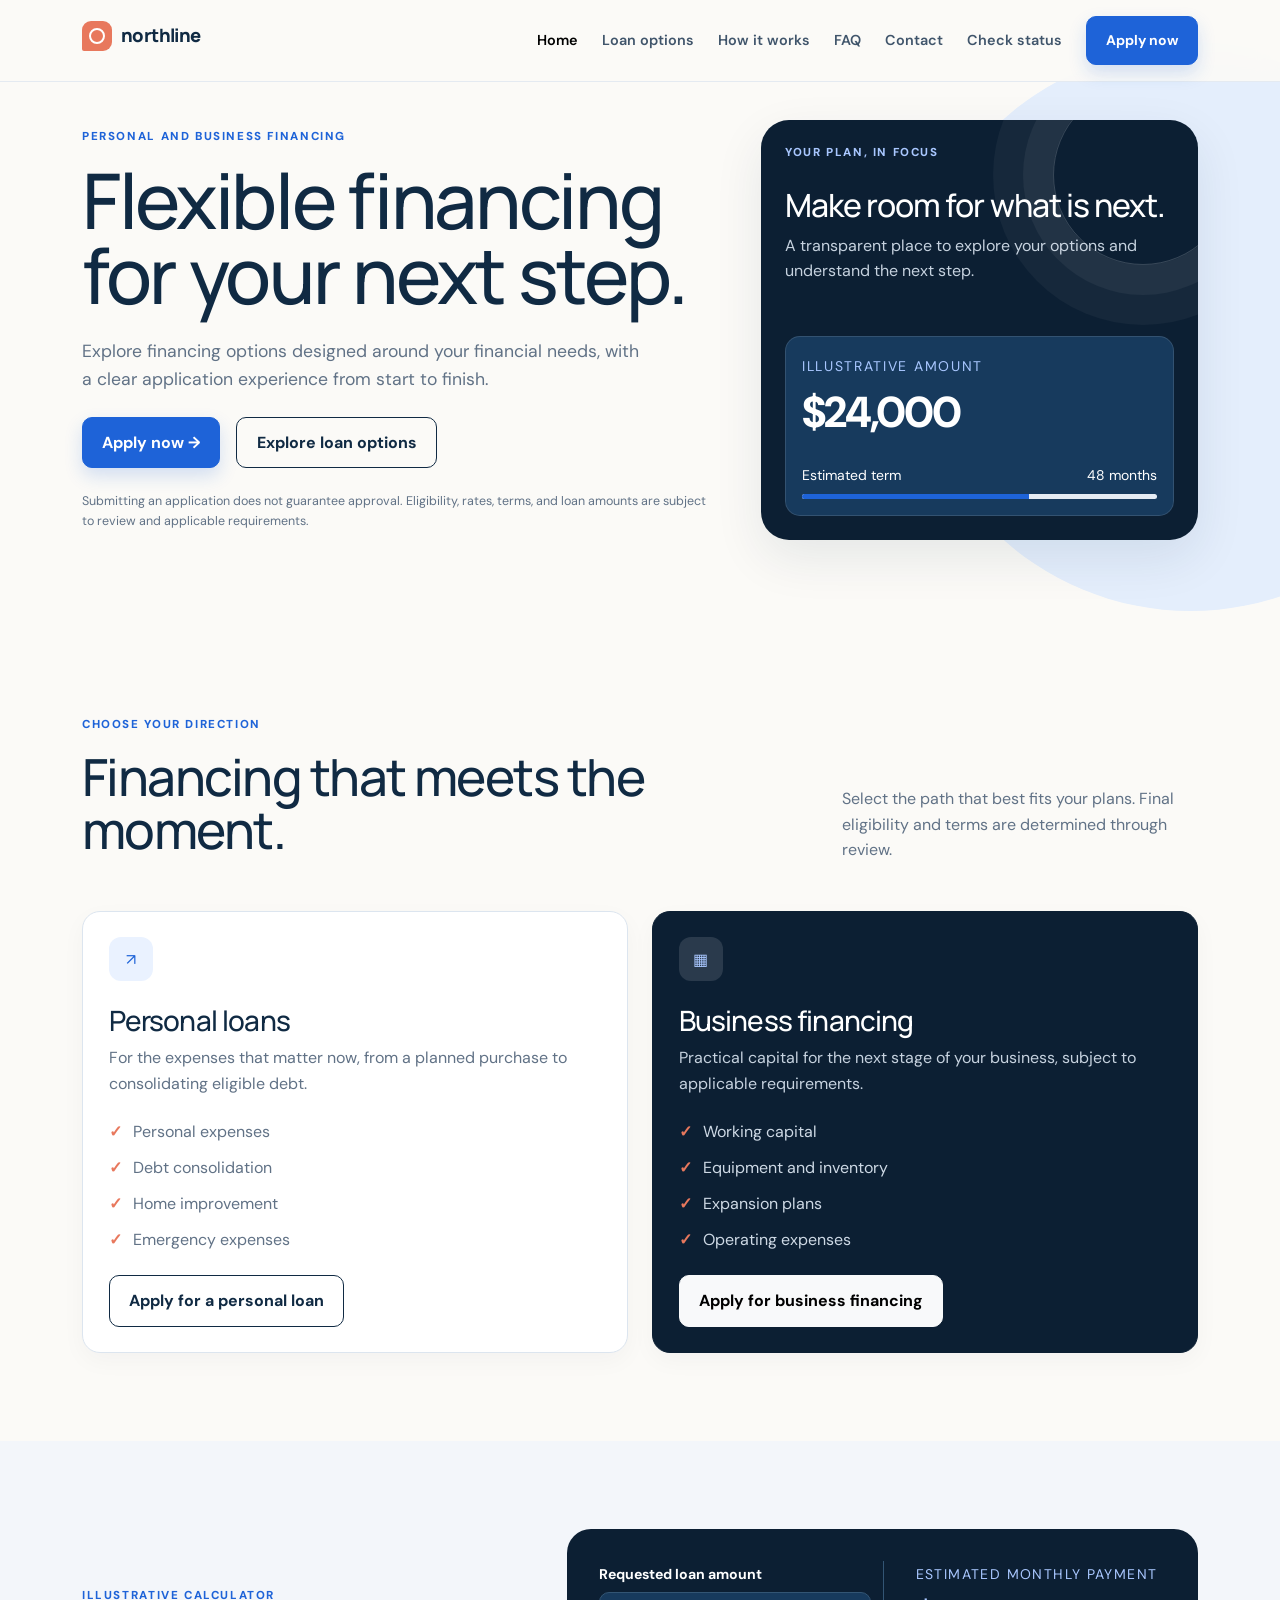
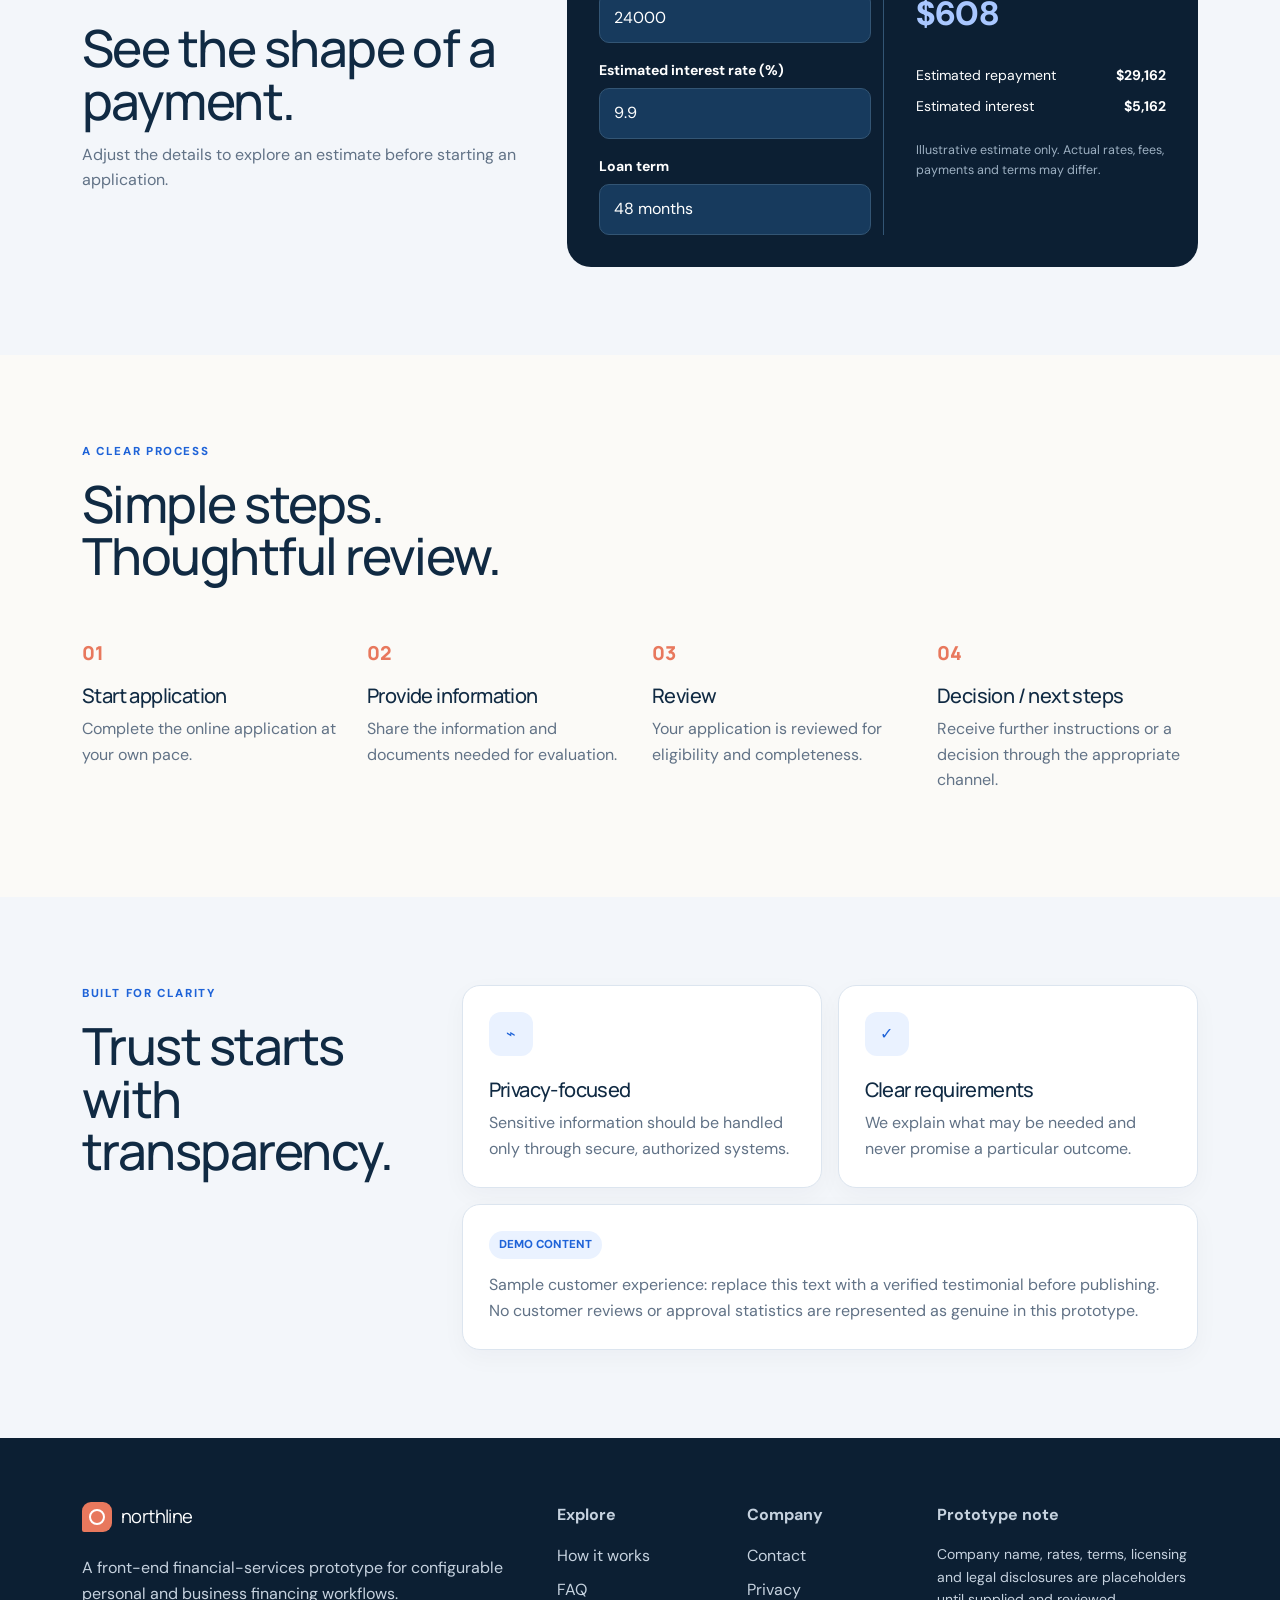
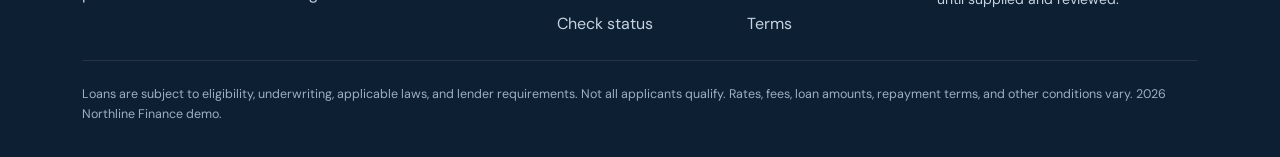
<file: index.html>
<!doctype html>
<html lang="en">
<head>
  <meta charset="utf-8"><meta name="viewport" content="width=device-width, initial-scale=1">
  <title>Northline Finance | Flexible financing for your next step</title>
  <meta name="description" content="A front-end demo for personal and business financing applications in the United States and Canada.">
  <link rel="preconnect" href="https://fonts.googleapis.com"><link rel="preconnect" href="https://fonts.gstatic.com" crossorigin>
  <link href="https://fonts.googleapis.com/css2?family=DM+Sans:wght@400;500;600;700&family=Manrope:wght@500;600;700;800&display=swap" rel="stylesheet">
  <link href="https://cdn.jsdelivr.net/npm/bootstrap@5.3.3/dist/css/bootstrap.min.css" rel="stylesheet"><link href="css/style.css" rel="stylesheet">
</head>
<body>
<nav class="navbar navbar-expand-lg fixed-top"><div class="container py-2"><a class="navbar-brand" href="index.html"><span class="brand-mark"><span class="brand-symbol"></span>northline</span></a><button class="navbar-toggler" data-bs-toggle="offcanvas" data-bs-target="#mobileNav" aria-label="Open menu"><span class="navbar-toggler-icon"></span></button><div class="collapse navbar-collapse"><ul class="navbar-nav ms-auto align-items-lg-center gap-lg-2"><li><a class="nav-link" data-page="index.html" href="index.html">Home</a></li><li><a class="nav-link" href="index.html#options">Loan options</a></li><li><a class="nav-link" href="how-it-works.html">How it works</a></li><li><a class="nav-link" href="faq.html">FAQ</a></li><li><a class="nav-link" href="contact.html">Contact</a></li><li><a class="nav-link" href="status.html">Check status</a></li><li><a class="btn btn-primary btn-sm ms-lg-2" href="apply.html">Apply now</a></li></ul></div></div></nav>
<div class="offcanvas offcanvas-end" tabindex="-1" id="mobileNav"><div class="offcanvas-header"><strong class="brand-mark"><span class="brand-symbol"></span>northline</strong><button class="btn-close" data-bs-dismiss="offcanvas" aria-label="Close menu"></button></div><div class="offcanvas-body"><div class="d-grid gap-3"><a href="index.html">Home</a><a href="index.html#options">Loan options</a><a href="how-it-works.html">How it works</a><a href="faq.html">FAQ</a><a href="contact.html">Contact</a><a href="status.html">Check status</a><a class="btn btn-primary" href="apply.html">Apply now</a></div></div></div>
<main>
<section class="hero"><div class="container"><div class="row align-items-center g-5"><div class="col-lg-7"><div class="eyebrow mb-3">Personal and business financing</div><h1>Flexible financing for your next step.</h1><p class="hero-copy mt-4">Explore financing options designed around your financial needs, with a clear application experience from start to finish.</p><div class="d-flex flex-wrap gap-3 mt-4"><a class="btn btn-primary" href="apply.html">Apply now <span aria-hidden="true">→</span></a><a class="btn btn-outline-dark" href="#options">Explore loan options</a></div><p class="disclaimer mt-4 mb-0">Submitting an application does not guarantee approval. Eligibility, rates, terms, and loan amounts are subject to review and applicable requirements.</p></div><div class="col-lg-5"><div class="hero-art"><div class="eyebrow" style="color:#a9c7ff">Your plan, in focus</div><h2 class="mt-4">Make room for what is next.</h2><p class="muted" style="color:#c6d2df">A transparent place to explore your options and understand the next step.</p><div class="art-card"><small class="text-uppercase" style="color:#a9c7ff;letter-spacing:.12em">Illustrative amount</small><div class="amount">$24,000</div><div class="d-flex justify-content-between mt-3 small"><span>Estimated term</span><span>48 months</span></div><div class="progress mt-2" style="height:5px"><div class="progress-bar" style="width:64%"></div></div></div></div></div></div></div></section>
<section class="section" id="options"><div class="container"><div class="row align-items-end mb-5"><div class="col-lg-7"><div class="eyebrow mb-3">Choose your direction</div><h2 class="section-title">Financing that meets the moment.</h2></div><div class="col-lg-4 ms-auto"><p class="muted mb-0">Select the path that best fits your plans. Final eligibility and terms are determined through review.</p></div></div><div class="row g-4"><div class="col-lg-6"><div class="card-clean loan-card"><div class="icon-box">↗</div><h3>Personal loans</h3><p class="muted">For the expenses that matter now, from a planned purchase to consolidating eligible debt.</p><ul class="check-list"><li>Personal expenses</li><li>Debt consolidation</li><li>Home improvement</li><li>Emergency expenses</li></ul><a class="btn btn-outline-dark" href="apply.html?type=personal">Apply for a personal loan</a></div></div><div class="col-lg-6"><div class="card-clean loan-card accent"><div class="icon-box">▦</div><h3>Business financing</h3><p style="color:#c6d2df">Practical capital for the next stage of your business, subject to applicable requirements.</p><ul class="check-list"><li>Working capital</li><li>Equipment and inventory</li><li>Expansion plans</li><li>Operating expenses</li></ul><a class="btn btn-light" href="apply.html?type=business">Apply for business financing</a></div></div></div></div></section>
<section class="section section-soft"><div class="container"><div class="row align-items-center g-5"><div class="col-lg-5"><div class="eyebrow mb-3">Illustrative calculator</div><h2 class="section-title">See the shape of a payment.</h2><p class="muted mt-3">Adjust the details to explore an estimate before starting an application.</p></div><div class="col-lg-7"><div class="calculator"><div class="row g-4"><div class="col-md-6"><label for="loanAmount">Requested loan amount</label><input class="form-control" id="loanAmount" type="number" min="1000" value="24000"><label for="interestRate" class="mt-3">Estimated interest rate (%)</label><input class="form-control" id="interestRate" type="number" min="0" step=".1" value="9.9"><label for="loanTerm" class="mt-3">Loan term</label><select class="form-select" id="loanTerm"><option value="24">24 months</option><option value="36">36 months</option><option value="48" selected>48 months</option><option value="60">60 months</option></select></div><div class="col-md-6 result"><small class="text-uppercase" style="color:#a9c7ff;letter-spacing:.1em">Estimated monthly payment</small><div class="result-value" id="monthlyPayment">$0</div><div class="mt-4 small d-flex justify-content-between"><span>Estimated repayment</span><strong id="totalRepayment">$0</strong></div><div class="small d-flex justify-content-between mt-2"><span>Estimated interest</span><strong id="totalInterest">$0</strong></div><p class="disclaimer mt-4" style="color:#9db0c2">Illustrative estimate only. Actual rates, fees, payments and terms may differ.</p></div></div></div></div></div></div></section>
<section class="section"><div class="container"><div class="row mb-5"><div class="col-lg-6"><div class="eyebrow mb-3">A clear process</div><h2 class="section-title">Simple steps. Thoughtful review.</h2></div></div><div class="row g-4"><div class="col-md-3"><div class="step-number">01</div><h3 class="h5 mt-3">Start application</h3><p class="muted">Complete the online application at your own pace.</p></div><div class="col-md-3"><div class="step-number">02</div><h3 class="h5 mt-3">Provide information</h3><p class="muted">Share the information and documents needed for evaluation.</p></div><div class="col-md-3"><div class="step-number">03</div><h3 class="h5 mt-3">Review</h3><p class="muted">Your application is reviewed for eligibility and completeness.</p></div><div class="col-md-3"><div class="step-number">04</div><h3 class="h5 mt-3">Decision / next steps</h3><p class="muted">Receive further instructions or a decision through the appropriate channel.</p></div></div></div></section>
<section class="section section-soft"><div class="container"><div class="row g-4"><div class="col-lg-4"><div class="eyebrow mb-3">Built for clarity</div><h2 class="section-title">Trust starts with transparency.</h2></div><div class="col-lg-8"><div class="row g-3"><div class="col-md-6"><div class="card-clean"><div class="icon-box">⌁</div><h3 class="h5">Privacy-focused</h3><p class="muted mb-0">Sensitive information should be handled only through secure, authorized systems.</p></div></div><div class="col-md-6"><div class="card-clean"><div class="icon-box">✓</div><h3 class="h5">Clear requirements</h3><p class="muted mb-0">We explain what may be needed and never promise a particular outcome.</p></div></div><div class="col-12"><div class="card-clean"><span class="badge-soft">DEMO CONTENT</span><p class="mt-3 mb-0 muted">Sample customer experience: replace this text with a verified testimonial before publishing. No customer reviews or approval statistics are represented as genuine in this prototype.</p></div></div></div></div></div></div></section>
</main>
<footer class="footer"><div class="container"><div class="row g-4"><div class="col-lg-5"><div class="brand-mark text-white"><span class="brand-symbol"></span>northline</div><p class="mt-3">A front-end financial-services prototype for configurable personal and business financing workflows.</p></div><div class="col-6 col-lg-2"><strong>Explore</strong><div class="d-grid gap-2 mt-3"><a href="how-it-works.html">How it works</a><a href="faq.html">FAQ</a><a href="status.html">Check status</a></div></div><div class="col-6 col-lg-2"><strong>Company</strong><div class="d-grid gap-2 mt-3"><a href="contact.html">Contact</a><a href="privacy.html">Privacy</a><a href="terms.html">Terms</a></div></div><div class="col-lg-3"><strong>Prototype note</strong><p class="mt-3 small">Company name, rates, terms, licensing and legal disclosures are placeholders until supplied and reviewed.</p></div></div><hr class="border-secondary my-4"><p class="disclaimer mb-0">Loans are subject to eligibility, underwriting, applicable laws, and lender requirements. Not all applicants qualify. Rates, fees, loan amounts, repayment terms, and other conditions vary. <span data-year></span> Northline Finance demo.</p></div></footer>
<script src="https://cdn.jsdelivr.net/npm/bootstrap@5.3.3/dist/js/bootstrap.bundle.min.js"></script><script src="js/main.js"></script><script src="js/calculator.js"></script>
</body></html>
</file>
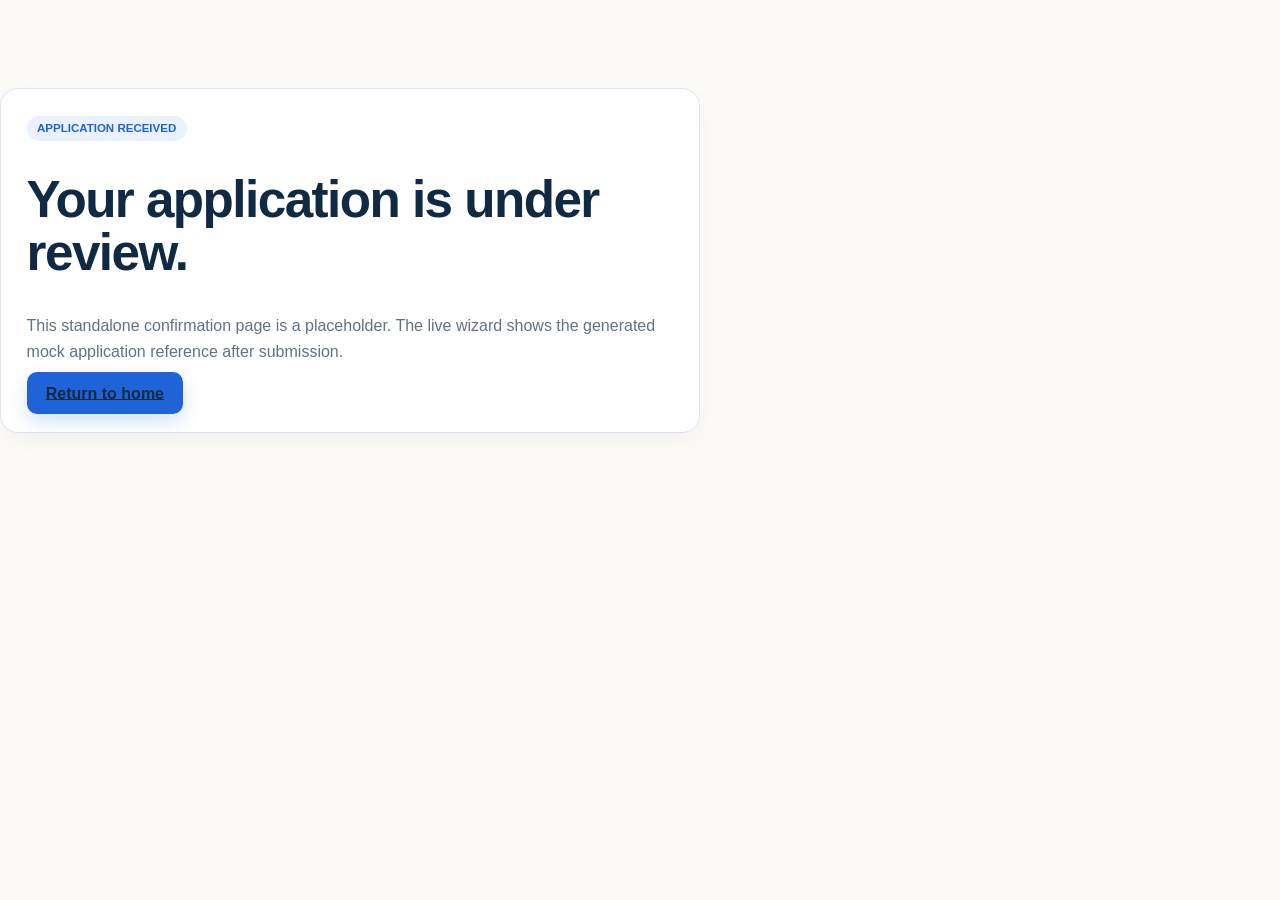
<file: application-success.html>
<!doctype html><html lang="en"><head><meta charset="utf-8"><meta name="viewport" content="width=device-width, initial-scale=1"><title>Application Received | Northline Finance</title><link href="css/style.css" rel="stylesheet"></head><body><main class="section"><div class="container" style="max-width:700px"><div class="card-clean text-center py-5"><span class="badge-soft">APPLICATION RECEIVED</span><h1 class="section-title mt-3">Your application is under review.</h1><p class="muted">This standalone confirmation page is a placeholder. The live wizard shows the generated mock application reference after submission.</p><a class="btn btn-primary mt-3" href="index.html">Return to home</a></div></div></main></body></html>
</file>
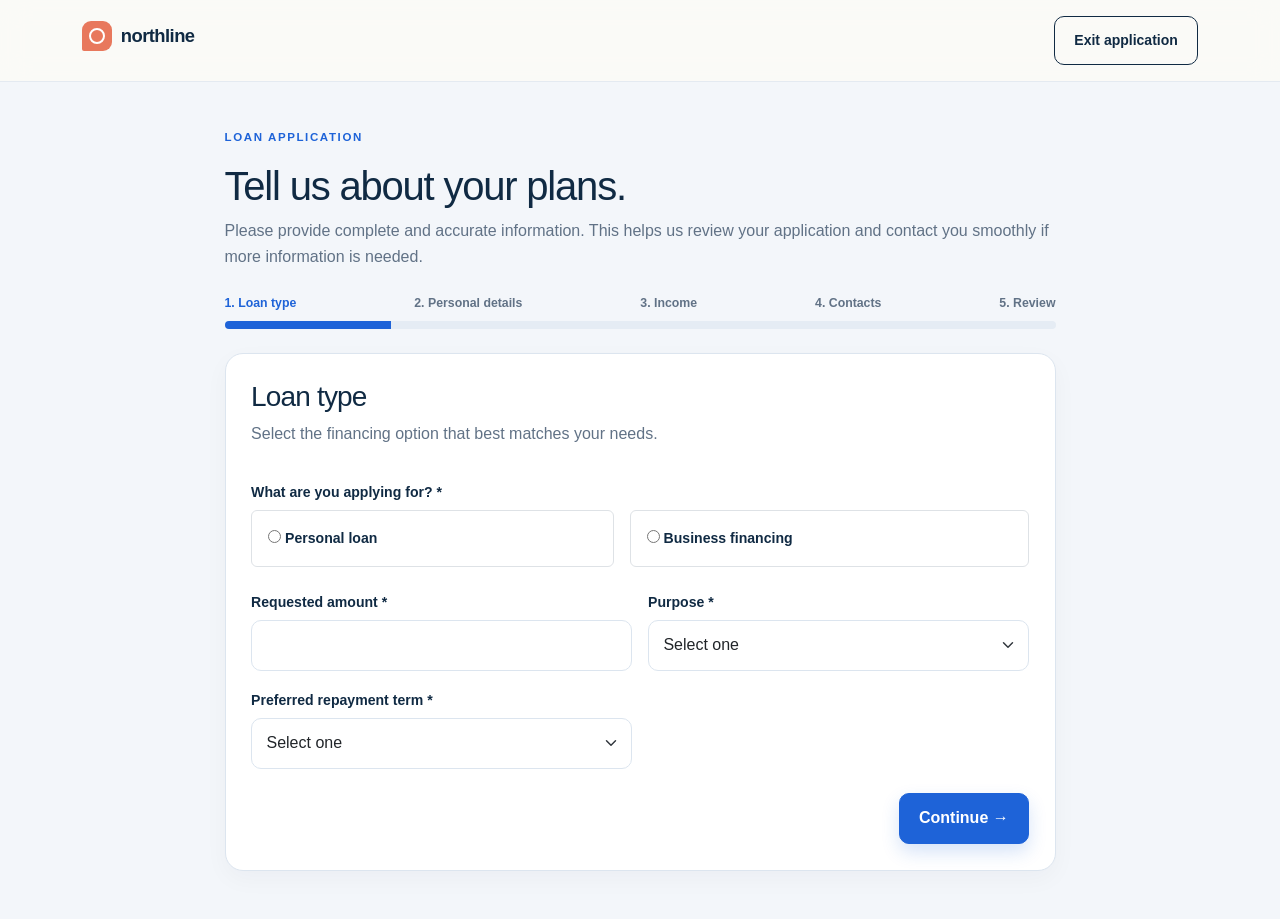
<file: apply.html>
<!doctype html>
<html lang="en">
<head>
  <meta charset="utf-8">
  <meta name="viewport" content="width=device-width, initial-scale=1">
  <title>Apply | Northline Finance</title>
  <link href="https://cdn.jsdelivr.net/npm/bootstrap@5.3.3/dist/css/bootstrap.min.css" rel="stylesheet">
  <link href="css/style.css" rel="stylesheet">
</head>
<body>
  <nav class="navbar navbar-expand-lg fixed-top">
    <div class="container py-2">
      <a class="navbar-brand" href="index.html"><span class="brand-mark"><span class="brand-symbol"></span>northline</span></a>
      <a href="index.html" class="btn btn-outline-dark btn-sm">Exit application</a>
    </div>
  </nav>

  <main class="page-hero">
    <div class="container">
      <div class="row justify-content-center">
        <div class="col-xl-9">
          <div class="eyebrow mb-3">Loan application</div>
          <h1>Tell us about your plans.</h1>
          <p class="muted mb-4">Please provide complete and accurate information. This helps us review your application and contact you smoothly if more information is needed.</p>

          <div class="d-flex justify-content-between mb-2 small fw-bold">
            <span class="step-pill current" data-step-label>1. Loan type</span>
            <span class="step-pill" data-step-label>2. Personal details</span>
            <span class="step-pill" data-step-label>3. Income</span>
            <span class="step-pill" data-step-label>4. Contacts</span>
            <span class="step-pill" data-step-label>5. Review</span>
          </div>
          <div class="progress mb-4"><div class="progress-bar" id="applicationProgress"></div></div>

          <div id="applicationFormView">
            <form id="loanApplication" action="https://formspree.io/f/mppwdrqb" method="POST" enctype="multipart/form-data" novalidate>
              <input type="hidden" name="_subject" value="New Northline loan application">
              <section class="card-clean" data-step-panel>
                <h2 class="h3">Loan type</h2>
                <p class="muted">Select the financing option that best matches your needs.</p>
                <div class="row g-3 mt-2">
                  <div class="col-12">
                    <label>What are you applying for? *</label>
                    <div class="d-flex gap-3 flex-wrap">
                      <label class="border rounded p-3 flex-grow-1"><input type="radio" name="loanType" value="personal" required> Personal loan</label>
                      <label class="border rounded p-3 flex-grow-1"><input type="radio" name="loanType" value="business"> Business financing</label>
                    </div>
                  </div>
                  <div class="col-md-6"><label for="amount">Requested amount *</label><input id="amount" name="requestedAmount" class="form-control" type="number" min="1000" required></div>
                  <div class="col-md-6"><label for="purpose">Purpose *</label><select id="purpose" name="purpose" class="form-select" required><option value="">Select one</option><option>Debt consolidation</option><option>Home improvement</option><option>Working capital</option><option>Equipment or inventory</option><option>Other eligible purpose</option></select></div>
                  <div class="col-md-6"><label for="term">Preferred repayment term *</label><select id="term" name="repaymentTerm" class="form-select" required><option value="">Select one</option><option>24 months</option><option>36 months</option><option>48 months</option><option>60 months</option></select></div>
                </div>
                <div id="businessFields" class="hidden mt-4 pt-4 border-top">
                  <h3 class="h5">Business details</h3>
                  <div class="row g-3">
                    <div class="col-md-6"><label>Business legal name</label><input class="form-control" name="businessName"></div>
                    <div class="col-md-6"><label>Business structure</label><select class="form-select" name="businessStructure"><option>Corporation</option><option>LLC</option><option>Partnership</option><option>Sole proprietorship</option></select></div>
                    <div class="col-md-6"><label>Industry</label><input class="form-control" name="industry"></div>
                    <div class="col-md-6"><label>Years in business</label><input class="form-control" name="yearsInBusiness" type="number" min="0"></div>
                    <div class="col-md-6"><label>Estimated annual revenue</label><input class="form-control" name="annualRevenue" type="number"></div>
                    <div class="col-md-6"><label>Number of employees</label><input class="form-control" name="employees" type="number" min="0"></div>
                  </div>
                </div>
                <div class="text-end mt-4"><button type="button" class="btn btn-primary" data-next>Continue <span aria-hidden="true">→</span></button></div>
              </section>

              <section class="card-clean hidden" data-step-panel>
                <h2 class="h3">Personal details</h2>
                <p class="muted">Enter your legal name and current contact details exactly as they appear on your official records.</p>
                <div class="row g-3">
                  <div class="col-md-4"><label>Legal first name *</label><input class="form-control" name="firstName" required></div>
                  <div class="col-md-4"><label>Legal middle name</label><input class="form-control" name="middleName"></div>
                  <div class="col-md-4"><label>Legal last name *</label><input class="form-control" name="lastName" required></div>
                  <div class="col-md-6"><label>Date of birth *</label><input class="form-control" name="dateOfBirth" type="date" required></div>
                  <div class="col-md-6"><label>Email *</label><input class="form-control" name="email" type="email" required></div>
                  <div class="col-md-6"><label>Phone number *</label><input class="form-control" name="phone" type="tel" required></div>
                  <div class="col-md-6"><label>Country *</label><select id="country" name="country" class="form-select" required><option value="">Select country</option><option value="US">United States</option><option value="CA">Canada</option></select></div>
                  <div class="col-md-6"><label>Residential address *</label><input class="form-control" name="residentialAddress" required></div>
                  <div class="col-md-3"><label>City *</label><input class="form-control" name="city" required></div>
                  <div class="col-md-3"><label>State / Province *</label><input class="form-control" name="stateProvince" required></div>
                  <div class="col-md-3"><label>ZIP / Postal code *</label><input class="form-control" name="postalCode" required></div>
                </div>
                <div id="countryNote" class="alert alert-warning hidden mt-3">This application portal currently accepts applications from residents of the United States and Canada.</div>
                <div class="d-flex justify-content-between mt-4"><button type="button" class="btn btn-outline-dark" data-back>Back</button><button type="button" class="btn btn-primary" data-next>Continue</button></div>
              </section>

              <section class="card-clean hidden" data-step-panel>
                <h2 class="h3">Employment and income</h2>
                <p class="muted">Income information may be subject to verification.</p>
                <div class="row g-3">
                  <div class="col-md-6"><label>Employment status *</label><select class="form-select" name="employmentStatus" required><option value="">Select one</option><option>Employed</option><option>Self-employed</option><option>Retired</option><option>Other</option></select></div>
                  <div class="col-md-6"><label>Employer or business legal name</label><input class="form-control" name="employerName"></div>
                  <div class="col-md-6"><label>Job title</label><input class="form-control" name="jobTitle"></div>
                  <div class="col-md-6"><label>Gross annual income *</label><input class="form-control" name="annualIncome" type="number" required></div>
                  <div class="col-md-6"><label>Monthly housing payment</label><input class="form-control" name="housingPayment" type="number"></div>
                  <div class="col-md-6"><label>Estimated monthly debt obligations</label><input class="form-control" name="monthlyDebt" type="number"></div>
                </div>
                <div class="d-flex justify-content-between mt-4"><button type="button" class="btn btn-outline-dark" data-back>Back</button><button type="button" class="btn btn-primary" data-next>Continue</button></div>
              </section>

              <section class="card-clean hidden" data-step-panel>
                <h2 class="h3">Emergency contact</h2>
                <p class="muted">Provide a person we may contact if we cannot reach you about your application or servicing. This person does not become responsible for your loan.</p>
                <div class="row g-3">
                  <div class="col-md-6"><label>Full legal name</label><input class="form-control" name="emergencyContactName"></div>
                  <div class="col-md-6"><label>Relationship to applicant</label><input class="form-control" name="emergencyContactRelationship" placeholder="For example, spouse, parent, or friend"></div>
                  <div class="col-md-6"><label>Phone number</label><input class="form-control" name="emergencyContactPhone" type="tel"></div>
                  <div class="col-md-6"><label>Email address</label><input class="form-control" name="emergencyContactEmail" type="email"></div>
                  <div class="col-12"><label>Address</label><input class="form-control" name="emergencyContactAddress"></div>
                </div>
                <p class="disclaimer mt-3">Provide contact information only where you have permission or an appropriate basis to do so.</p>
                <div class="d-flex justify-content-between mt-4"><button type="button" class="btn btn-outline-dark" data-back>Back</button><button type="button" class="btn btn-primary" data-next>Continue</button></div>
              </section>

              <section class="card-clean hidden" data-step-panel>
                <h2 class="h3">Identity verification and review</h2>
                <p class="muted">Enter accurate information and provide the documents requested so your application can be reviewed efficiently.</p>
                <div class="row g-3">
                  <div class="col-md-6"><label>Government-issued ID type</label><select class="form-select" name="idType"><option>Driver license</option><option>Passport</option><option>Provincial ID</option></select></div>
                  <div class="col-md-6"><label>ID issuing country / state / province</label><input class="form-control" name="idIssuingLocation"></div>
                  <div class="col-md-4"><label>Front of ID</label><input class="form-control" name="idFront" type="file" accept=".jpg,.jpeg,.png,.pdf"></div>
                  <div class="col-md-4"><label>Back of ID</label><input class="form-control" name="idBack" type="file" accept=".jpg,.jpeg,.png,.pdf"></div>
                  <div class="col-md-4"><label>Selfie</label><input class="form-control" name="selfie" type="file" accept=".jpg,.jpeg,.png"></div>
                </div>
                <div id="reviewSummary" class="mt-4"></div>
                <div class="form-check mb-3"><input class="form-check-input" type="checkbox" id="consentAccuracy"><label class="form-check-label" for="consentAccuracy">I confirm that the information I provided is accurate and complete.</label></div>
                <div class="form-check mb-3"><input class="form-check-input" type="checkbox" required id="consentVerify"><label class="form-check-label" for="consentVerify">I authorize the service provider to verify information supplied in my application, where permitted by law.</label></div>
                <div class="form-check mb-3"><input class="form-check-input" type="checkbox" required id="consentNoApproval"><label class="form-check-label" for="consentNoApproval">I acknowledge that submitting this application does not guarantee approval.</label></div>
                <div class="form-check mb-3"><input class="form-check-input" type="checkbox" required id="consentPrivacy"><label class="form-check-label" for="consentPrivacy">I have reviewed the <a href="privacy.html">Privacy Policy</a> and <a href="terms.html">Terms and Conditions</a>.</label></div>
                <div class="d-flex justify-content-between mt-4"><button type="button" class="btn btn-outline-dark" data-back>Back</button><button class="btn btn-primary" type="submit">Submit application</button></div>
              </section>
            </form>
          </div>

          <div id="successView" class="card-clean hidden text-center py-5">
            <span class="badge-soft">APPLICATION RECEIVED</span>
            <h2 class="section-title mt-3">Your application is under review.</h2>
            <p class="muted mx-auto" style="max-width:560px">Your application has been successfully submitted and is currently under review. If additional information is required, we will contact you using the details provided.</p>
            <div class="card-clean d-inline-block text-start mt-3"><small class="muted">Application ID</small><div class="h3 mb-0" id="applicationId">APP-XXXXXX</div></div>
            <p class="disclaimer mt-4">Please check your email for further instructions. Submitting an application does not constitute approval or a commitment to lend.</p>
            <div class="d-flex justify-content-center gap-2 mt-4"><a id="statusLink" class="btn btn-primary" href="status.html">Track application</a><a class="btn btn-outline-dark" href="index.html">Return to home</a><a class="btn btn-outline-dark" href="contact.html">Contact support</a></div>
          </div>
        </div>
      </div>
    </div>
  </main>
  <script src="js/application.js"></script>
</body>
</html>
</file>
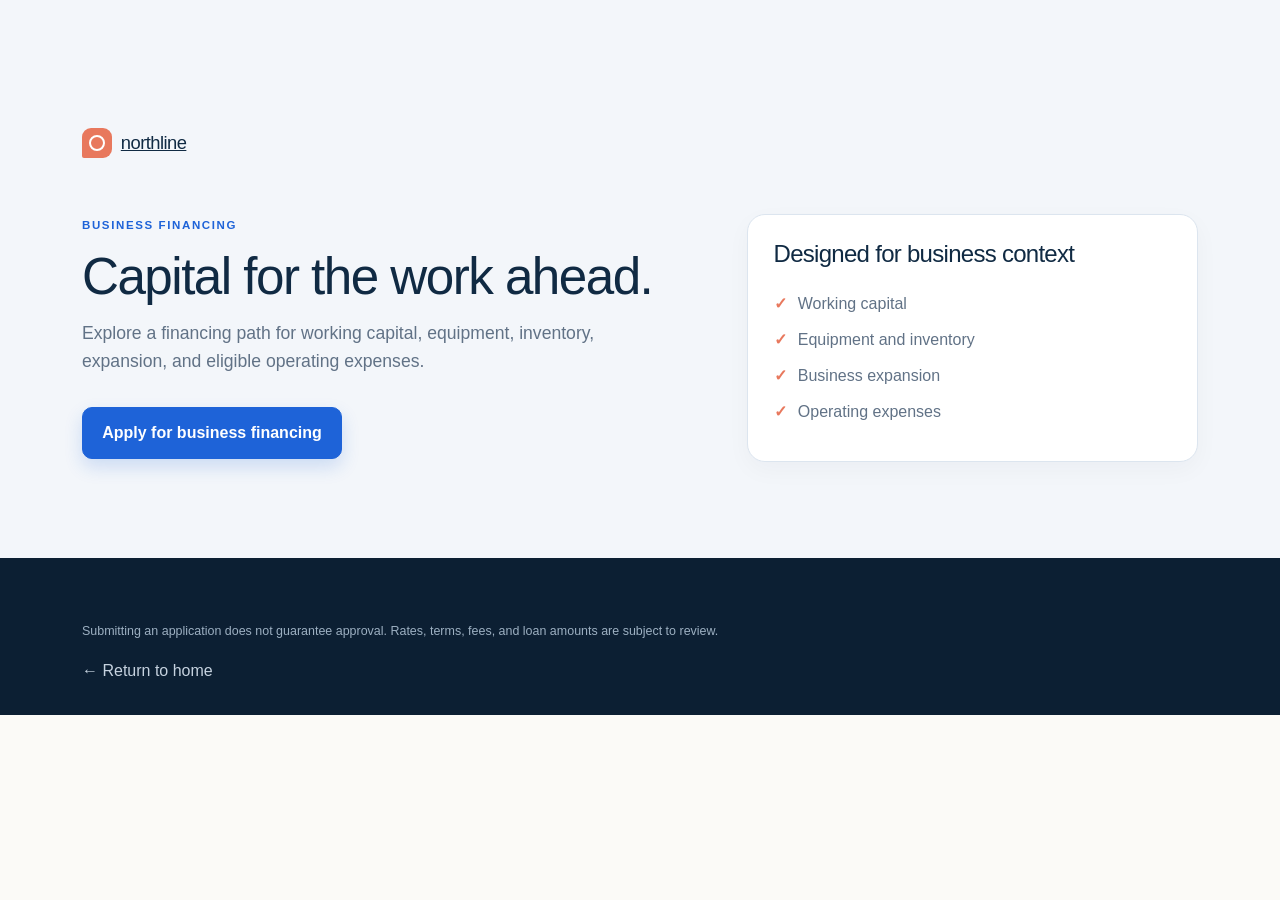
<file: business-loan.html>
<!doctype html><html lang="en"><head><meta charset="utf-8"><meta name="viewport" content="width=device-width, initial-scale=1"><title>Business Financing | Northline Finance</title><link href="https://cdn.jsdelivr.net/npm/bootstrap@5.3.3/dist/css/bootstrap.min.css" rel="stylesheet"><link href="css/style.css" rel="stylesheet"></head><body><main class="page-hero"><div class="container"><a href="index.html" class="brand-mark"><span class="brand-symbol"></span>northline</a><div class="row align-items-center py-5"><div class="col-lg-7"><div class="eyebrow mb-3">Business financing</div><h1 class="section-title">Capital for the work ahead.</h1><p class="hero-copy mt-3">Explore a financing path for working capital, equipment, inventory, expansion, and eligible operating expenses.</p><a href="apply.html?type=business" class="btn btn-primary mt-3">Apply for business financing</a></div><div class="col-lg-5 mt-5 mt-lg-0"><div class="card-clean"><h2 class="h4">Designed for business context</h2><ul class="check-list mb-0"><li>Working capital</li><li>Equipment and inventory</li><li>Business expansion</li><li>Operating expenses</li></ul></div></div></div></div></main><footer class="footer"><div class="container"><p class="disclaimer">Submitting an application does not guarantee approval. Rates, terms, fees, and loan amounts are subject to review.</p><a href="index.html">← Return to home</a></div></footer></body></html>
</file>
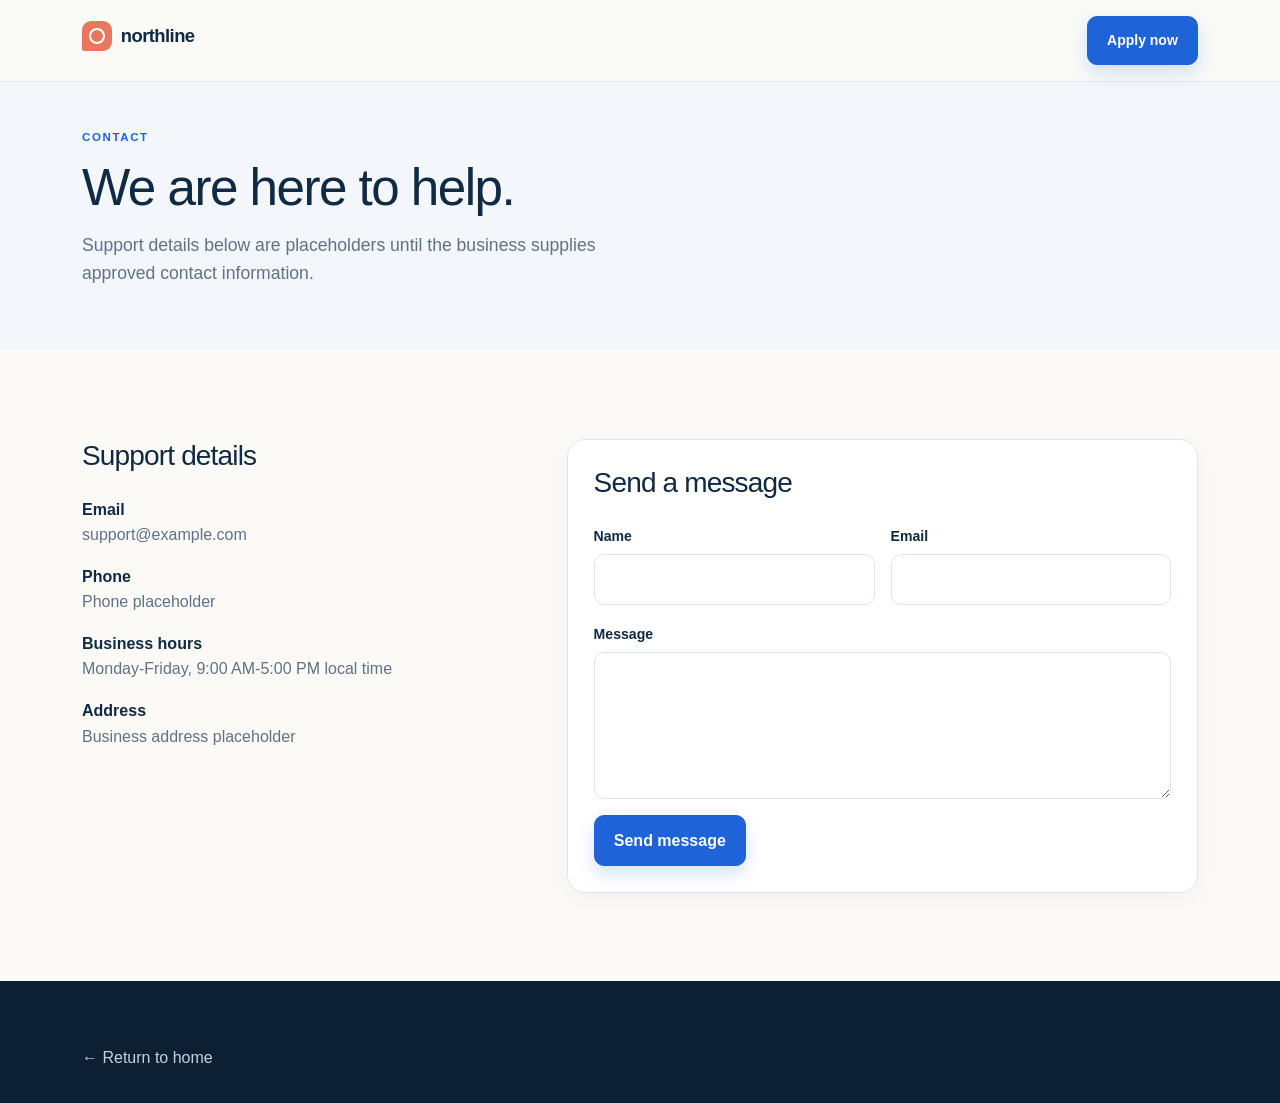
<file: contact.html>
<!doctype html><html lang="en"><head><meta charset="utf-8"><meta name="viewport" content="width=device-width, initial-scale=1"><title>Contact | Northline Finance</title><link href="https://cdn.jsdelivr.net/npm/bootstrap@5.3.3/dist/css/bootstrap.min.css" rel="stylesheet"><link href="css/style.css" rel="stylesheet"></head><body><nav class="navbar fixed-top"><div class="container py-2"><a class="navbar-brand" href="index.html"><span class="brand-mark"><span class="brand-symbol"></span>northline</span></a><a class="btn btn-primary btn-sm" href="apply.html">Apply now</a></div></nav><main><section class="page-hero"><div class="container"><div class="eyebrow mb-3">Contact</div><h1 class="section-title">We are here to help.</h1><p class="hero-copy mt-3">Support details below are placeholders until the business supplies approved contact information.</p></div></section><section class="section"><div class="container"><div class="row g-5"><div class="col-lg-5"><h2 class="h3">Support details</h2><div class="d-grid gap-3 mt-4"><div><strong>Email</strong><div class="muted">support@example.com</div></div><div><strong>Phone</strong><div class="muted">Phone placeholder</div></div><div><strong>Business hours</strong><div class="muted">Monday-Friday, 9:00 AM-5:00 PM local time</div></div><div><strong>Address</strong><div class="muted">Business address placeholder</div></div></div></div><div class="col-lg-7"><div class="card-clean"><h2 class="h3">Send a message</h2><form class="row g-3 mt-1"><div class="col-md-6"><label>Name</label><input class="form-control" required></div><div class="col-md-6"><label>Email</label><input class="form-control" type="email" required></div><div class="col-12"><label>Message</label><textarea class="form-control" rows="5" required></textarea></div><div class="col-12"><button type="button" class="btn btn-primary" data-toast="Demo message ready. Production delivery requires a secure backend.">Send message</button></div></form></div></div></div></div></section></main><footer class="footer"><div class="container"><a href="index.html">← Return to home</a></div></footer><script src="js/main.js"></script></body></html>
</file>
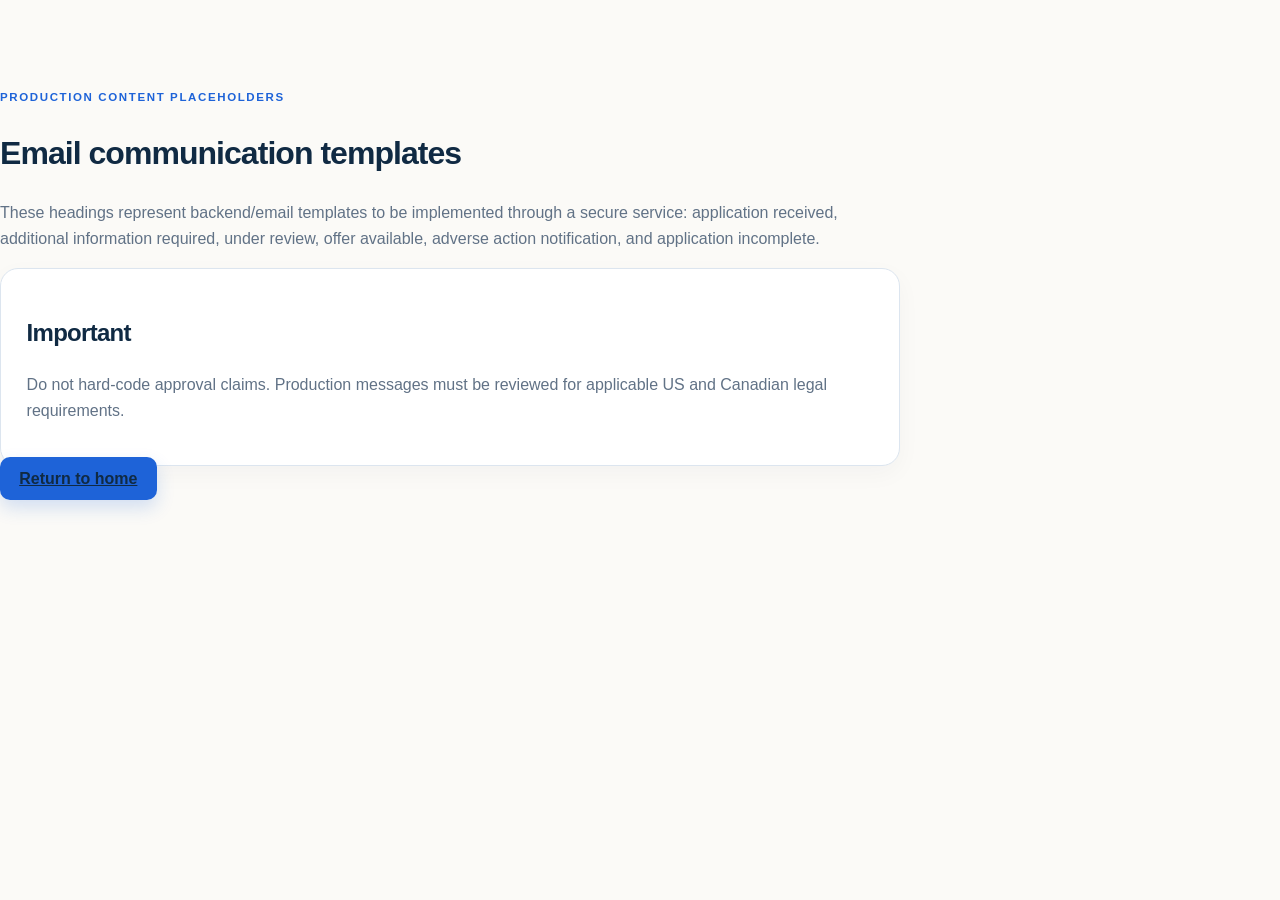
<file: email-templates.html>
<!doctype html><html lang="en"><head><meta charset="utf-8"><meta name="viewport" content="width=device-width, initial-scale=1"><title>Email Templates | Northline Finance</title><link href="css/style.css" rel="stylesheet"></head><body><main class="section"><div class="container" style="max-width:900px"><div class="eyebrow">Production content placeholders</div><h1>Email communication templates</h1><p class="muted">These headings represent backend/email templates to be implemented through a secure service: application received, additional information required, under review, offer available, adverse action notification, and application incomplete.</p><div class="card-clean mt-4"><h2 class="h4">Important</h2><p class="muted mb-0">Do not hard-code approval claims. Production messages must be reviewed for applicable US and Canadian legal requirements.</p></div><a href="index.html" class="btn btn-primary mt-4">Return to home</a></div></main></body></html>
</file>
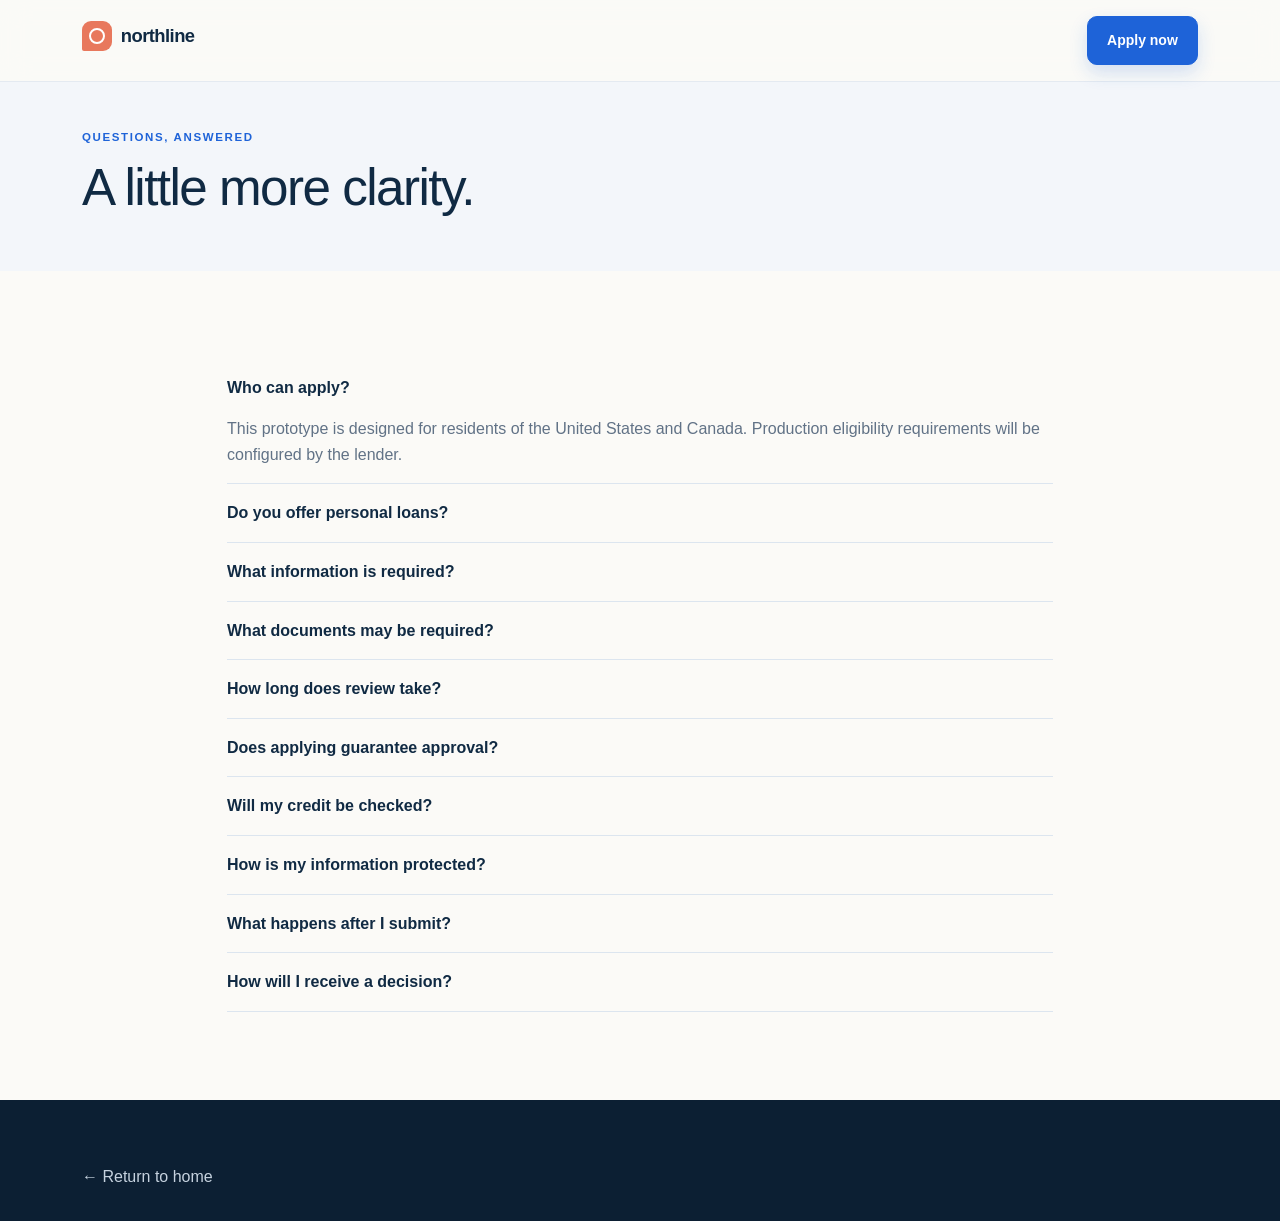
<file: faq.html>
<!doctype html><html lang="en"><head><meta charset="utf-8"><meta name="viewport" content="width=device-width, initial-scale=1"><title>FAQ | Northline Finance</title><link href="https://cdn.jsdelivr.net/npm/bootstrap@5.3.3/dist/css/bootstrap.min.css" rel="stylesheet"><link href="css/style.css" rel="stylesheet"></head><body><nav class="navbar fixed-top"><div class="container py-2"><a class="navbar-brand" href="index.html"><span class="brand-mark"><span class="brand-symbol"></span>northline</span></a><a class="btn btn-primary btn-sm" href="apply.html">Apply now</a></div></nav><main><section class="page-hero"><div class="container"><div class="eyebrow mb-3">Questions, answered</div><h1 class="section-title">A little more clarity.</h1></div></section><section class="section"><div class="container" style="max-width:850px"><details open><summary>Who can apply?</summary><p class="muted">This prototype is designed for residents of the United States and Canada. Production eligibility requirements will be configured by the lender.</p></details><details><summary>Do you offer personal loans?</summary><p class="muted">The prototype supports personal loan and business financing application paths.</p></details><details><summary>What information is required?</summary><p class="muted">Applicants may be asked for contact, address, employment or business, income, and purpose information.</p></details><details><summary>What documents may be required?</summary><p class="muted">Documents may be requested to verify identity, income, or business information. Do not upload real documents to this prototype.</p></details><details><summary>How long does review take?</summary><p class="muted">Review timing varies based on the application and information required.</p></details><details><summary>Does applying guarantee approval?</summary><p class="muted">No. Submitting an application does not guarantee approval or a commitment to lend.</p></details><details><summary>Will my credit be checked?</summary><p class="muted">Any credit-report authorization must be explained separately and handled under the applicable legal and compliance process.</p></details><details><summary>How is my information protected?</summary><p class="muted">This static demo does not transmit or store application data. Production use requires secure authenticated infrastructure.</p></details><details><summary>What happens after I submit?</summary><p class="muted">You receive an application reference and further instructions through the appropriate communication channel.</p></details><details><summary>How will I receive a decision?</summary><p class="muted">The production workflow will specify approved communication channels for status updates and notices.</p></details></div></section></main><footer class="footer"><div class="container"><a href="index.html">← Return to home</a></div></footer></body></html>
</file>
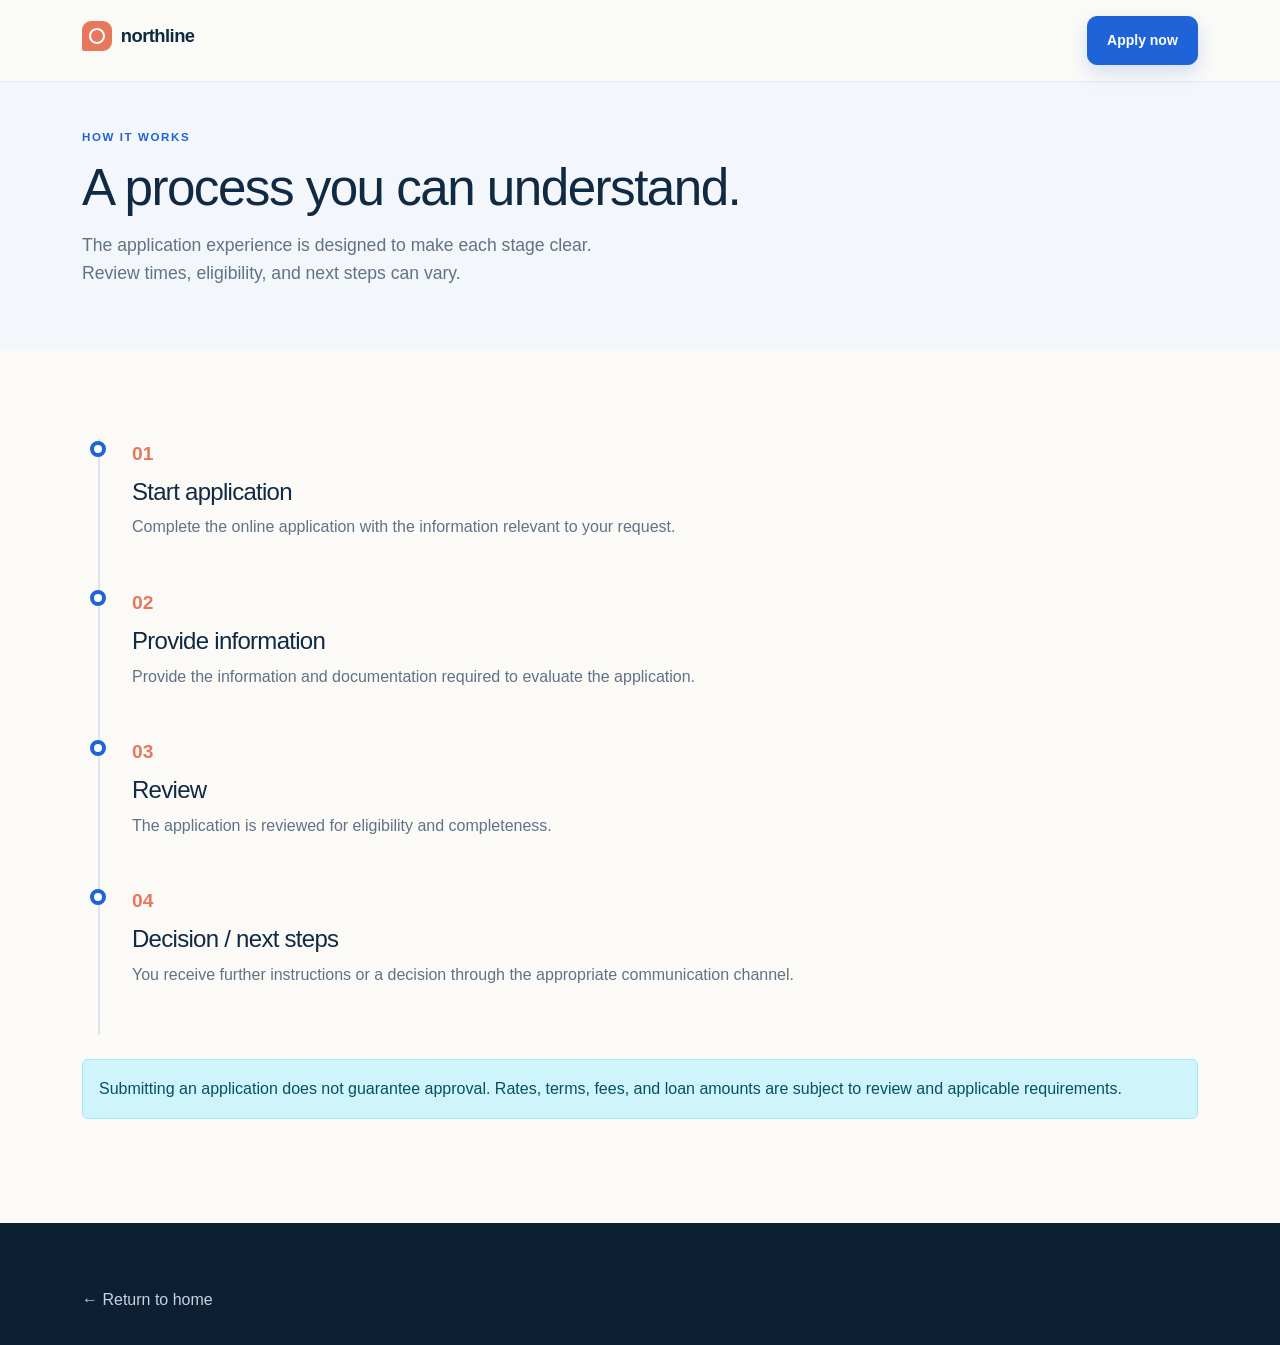
<file: how-it-works.html>
<!doctype html><html lang="en"><head><meta charset="utf-8"><meta name="viewport" content="width=device-width, initial-scale=1"><title>How It Works | Northline Finance</title><link href="https://cdn.jsdelivr.net/npm/bootstrap@5.3.3/dist/css/bootstrap.min.css" rel="stylesheet"><link href="css/style.css" rel="stylesheet"></head><body><nav class="navbar fixed-top"><div class="container py-2"><a class="navbar-brand" href="index.html"><span class="brand-mark"><span class="brand-symbol"></span>northline</span></a><a class="btn btn-primary btn-sm" href="apply.html">Apply now</a></div></nav><main><section class="page-hero"><div class="container"><div class="eyebrow mb-3">How it works</div><h1 class="section-title">A process you can understand.</h1><p class="hero-copy mt-3">The application experience is designed to make each stage clear. Review times, eligibility, and next steps can vary.</p></div></section><section class="section"><div class="container"><div class="timeline"><div class="timeline-item"><span class="step-number">01</span><h2 class="h4 mt-2">Start application</h2><p class="muted">Complete the online application with the information relevant to your request.</p></div><div class="timeline-item"><span class="step-number">02</span><h2 class="h4 mt-2">Provide information</h2><p class="muted">Provide the information and documentation required to evaluate the application.</p></div><div class="timeline-item"><span class="step-number">03</span><h2 class="h4 mt-2">Review</h2><p class="muted">The application is reviewed for eligibility and completeness.</p></div><div class="timeline-item"><span class="step-number">04</span><h2 class="h4 mt-2">Decision / next steps</h2><p class="muted">You receive further instructions or a decision through the appropriate communication channel.</p></div></div><div class="alert alert-info mt-4">Submitting an application does not guarantee approval. Rates, terms, fees, and loan amounts are subject to review and applicable requirements.</div></div></section></main><footer class="footer"><div class="container"><a href="index.html">← Return to home</a></div></footer></body></html>
</file>
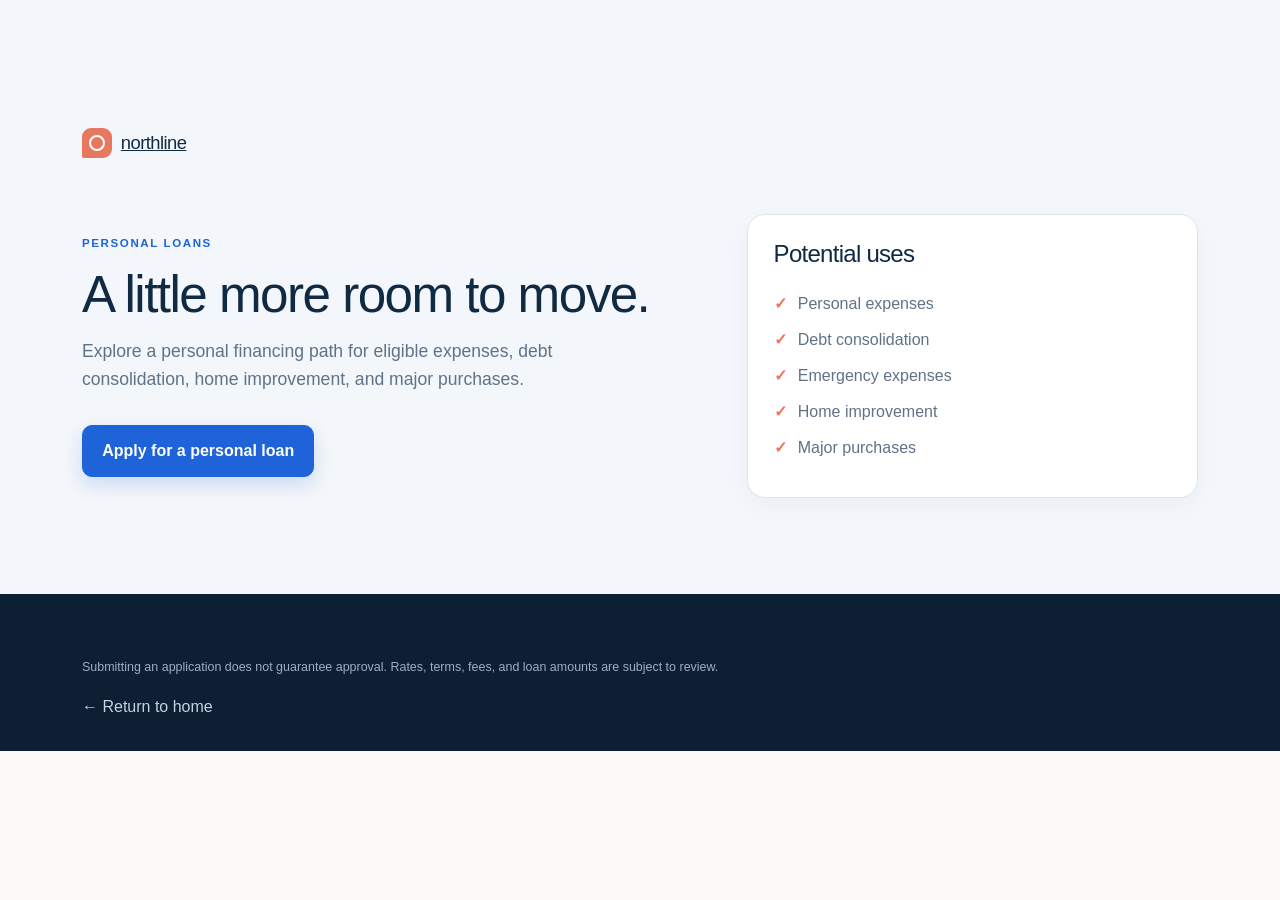
<file: personal-loan.html>
<!doctype html><html lang="en"><head><meta charset="utf-8"><meta name="viewport" content="width=device-width, initial-scale=1"><title>Personal Loans | Northline Finance</title><link href="https://cdn.jsdelivr.net/npm/bootstrap@5.3.3/dist/css/bootstrap.min.css" rel="stylesheet"><link href="css/style.css" rel="stylesheet"></head><body><main class="page-hero"><div class="container"><a href="index.html" class="brand-mark"><span class="brand-symbol"></span>northline</a><div class="row align-items-center py-5"><div class="col-lg-7"><div class="eyebrow mb-3">Personal loans</div><h1 class="section-title">A little more room to move.</h1><p class="hero-copy mt-3">Explore a personal financing path for eligible expenses, debt consolidation, home improvement, and major purchases.</p><a href="apply.html?type=personal" class="btn btn-primary mt-3">Apply for a personal loan</a></div><div class="col-lg-5 mt-5 mt-lg-0"><div class="card-clean"><h2 class="h4">Potential uses</h2><ul class="check-list mb-0"><li>Personal expenses</li><li>Debt consolidation</li><li>Emergency expenses</li><li>Home improvement</li><li>Major purchases</li></ul></div></div></div></div></main><footer class="footer"><div class="container"><p class="disclaimer">Submitting an application does not guarantee approval. Rates, terms, fees, and loan amounts are subject to review.</p><a href="index.html">← Return to home</a></div></footer></body></html>
</file>
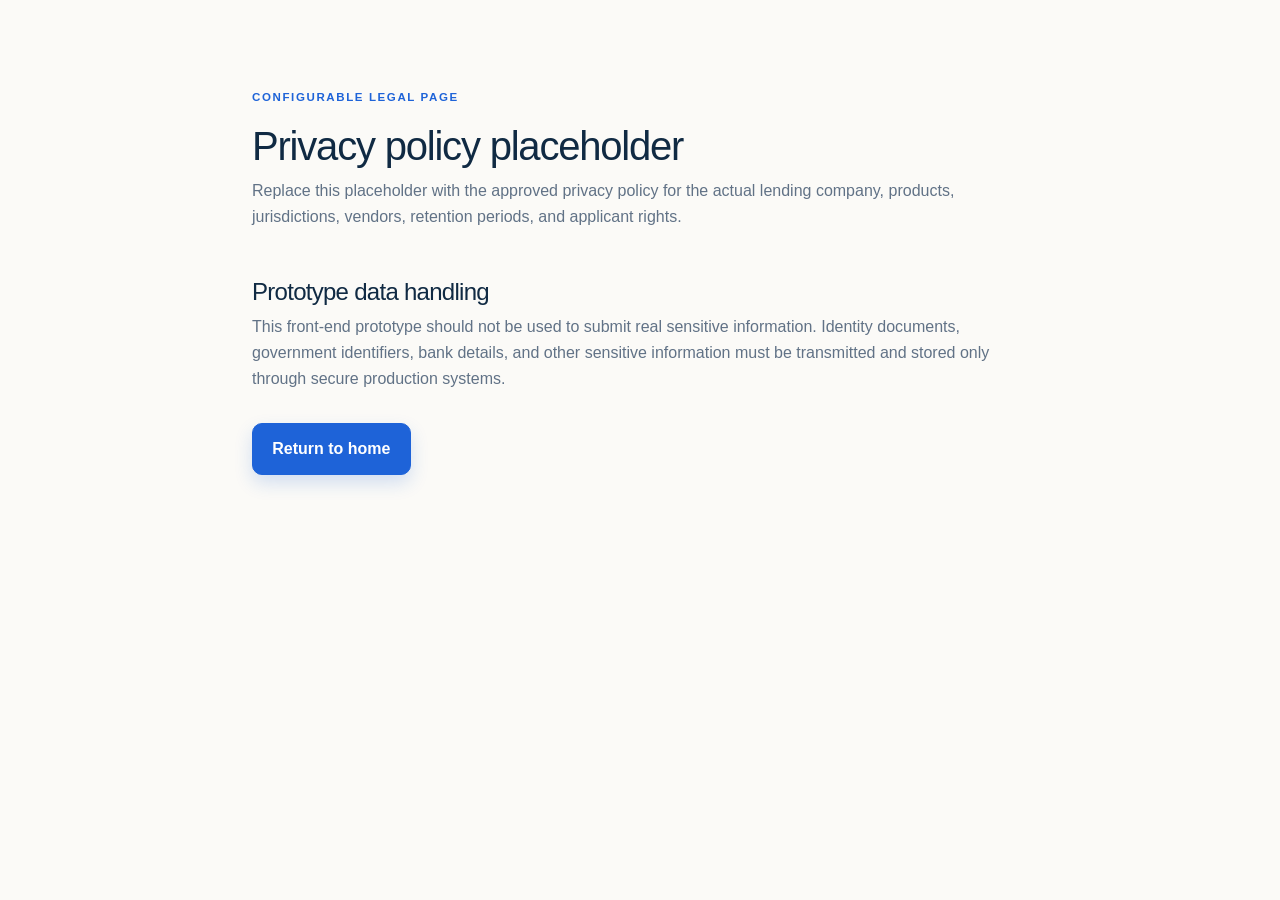
<file: privacy.html>
<!doctype html><html lang="en"><head><meta charset="utf-8"><meta name="viewport" content="width=device-width, initial-scale=1"><title>Privacy Policy Placeholder | Northline Finance</title><link href="https://cdn.jsdelivr.net/npm/bootstrap@5.3.3/dist/css/bootstrap.min.css" rel="stylesheet"><link href="css/style.css" rel="stylesheet"></head><body><main class="section"><div class="container" style="max-width:800px"><div class="eyebrow mb-3">Configurable legal page</div><h1>Privacy policy placeholder</h1><p class="muted">Replace this placeholder with the approved privacy policy for the actual lending company, products, jurisdictions, vendors, retention periods, and applicant rights.</p><h2 class="h4 mt-5">Prototype data handling</h2><p class="muted">This front-end prototype should not be used to submit real sensitive information. Identity documents, government identifiers, bank details, and other sensitive information must be transmitted and stored only through secure production systems.</p><a href="index.html" class="btn btn-primary mt-3">Return to home</a></div></main></body></html>
</file>
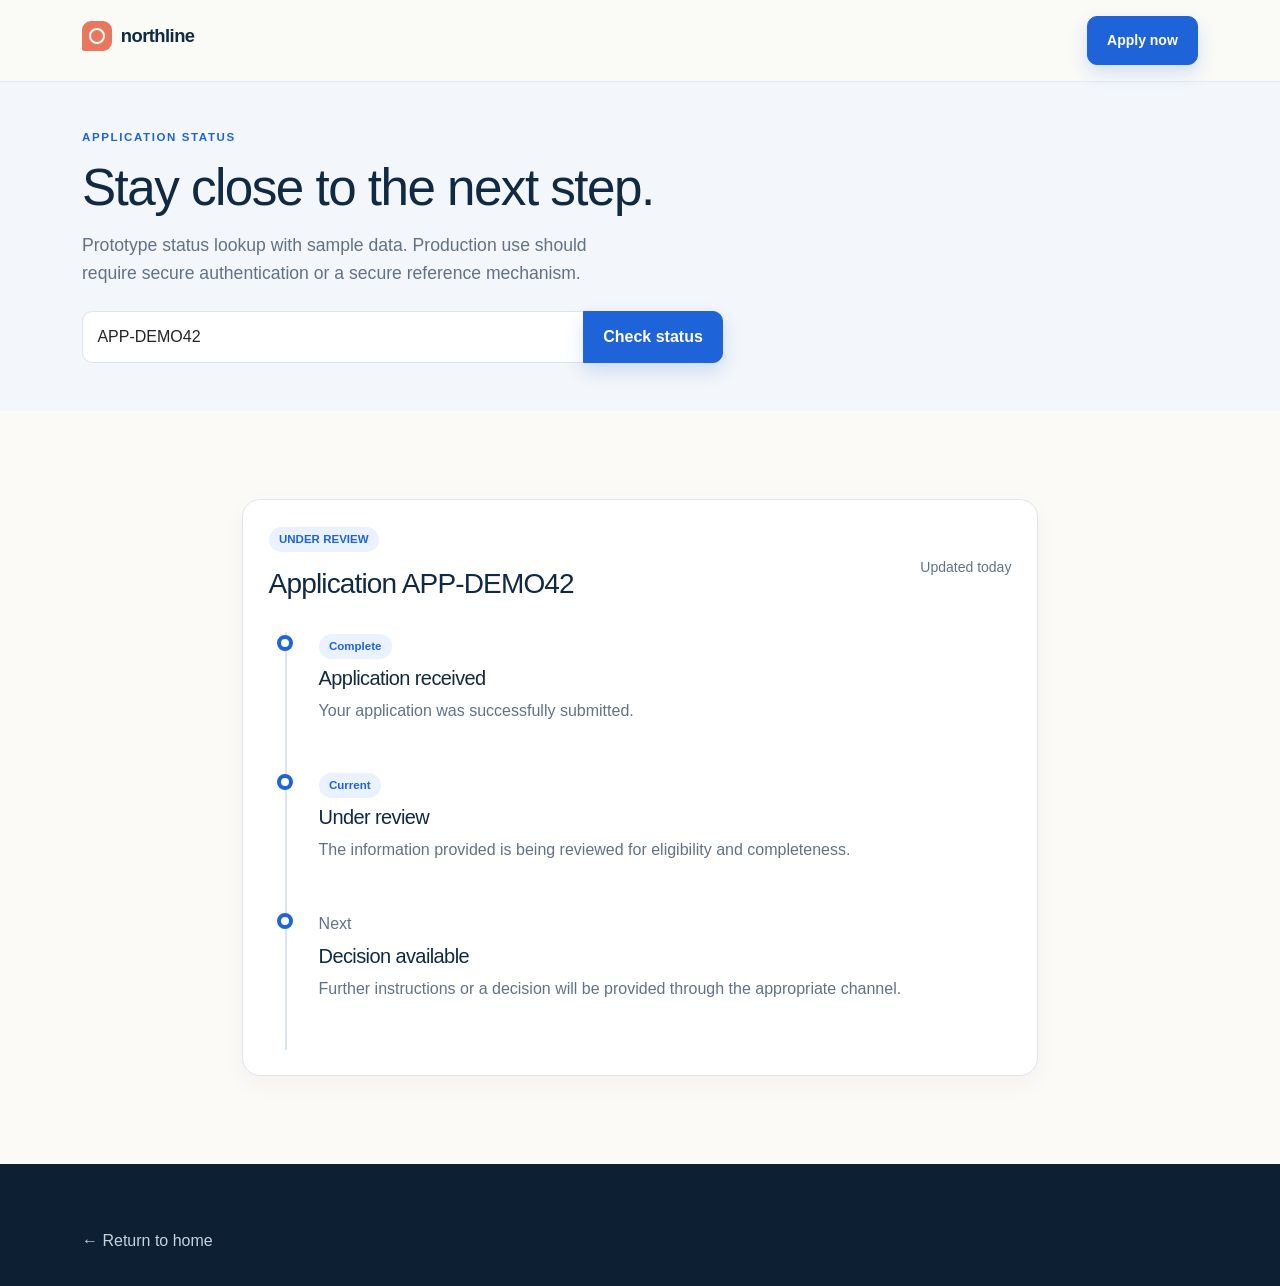
<file: status.html>
<!doctype html><html lang="en"><head><meta charset="utf-8"><meta name="viewport" content="width=device-width, initial-scale=1"><title>Application Status | Northline Finance</title><link href="https://cdn.jsdelivr.net/npm/bootstrap@5.3.3/dist/css/bootstrap.min.css" rel="stylesheet"><link href="css/style.css" rel="stylesheet"></head><body><nav class="navbar fixed-top"><div class="container py-2"><a class="navbar-brand" href="index.html"><span class="brand-mark"><span class="brand-symbol"></span>northline</span></a><a class="btn btn-primary btn-sm" href="apply.html">Apply now</a></div></nav><main><section class="page-hero"><div class="container"><div class="eyebrow mb-3">Application status</div><h1 class="section-title">Stay close to the next step.</h1><p class="hero-copy mt-3">Prototype status lookup with sample data. Production use should require secure authentication or a secure reference mechanism.</p><div class="row mt-4"><div class="col-md-7"><div class="input-group"><input class="form-control" value="APP-DEMO42" aria-label="Application reference"><button class="btn btn-primary" type="button" data-toast="Demo status loaded.">Check status</button></div></div></div></div></section><section class="section"><div class="container" style="max-width:820px"><div class="card-clean"><div class="d-flex justify-content-between align-items-center"><div><span class="badge-soft">UNDER REVIEW</span><h2 class="h3 mt-3">Application APP-DEMO42</h2></div><span class="muted small">Updated today</span></div><div class="timeline mt-4"><div class="timeline-item"><span class="badge-soft">Complete</span><h3 class="h5 mt-2">Application received</h3><p class="muted">Your application was successfully submitted.</p></div><div class="timeline-item"><span class="badge-soft">Current</span><h3 class="h5 mt-2">Under review</h3><p class="muted">The information provided is being reviewed for eligibility and completeness.</p></div><div class="timeline-item"><span class="muted">Next</span><h3 class="h5 mt-2">Decision available</h3><p class="muted">Further instructions or a decision will be provided through the appropriate channel.</p></div></div></div></div></section></main><footer class="footer"><div class="container"><a href="index.html">← Return to home</a></div></footer><script src="js/main.js"></script></body></html>
</file>
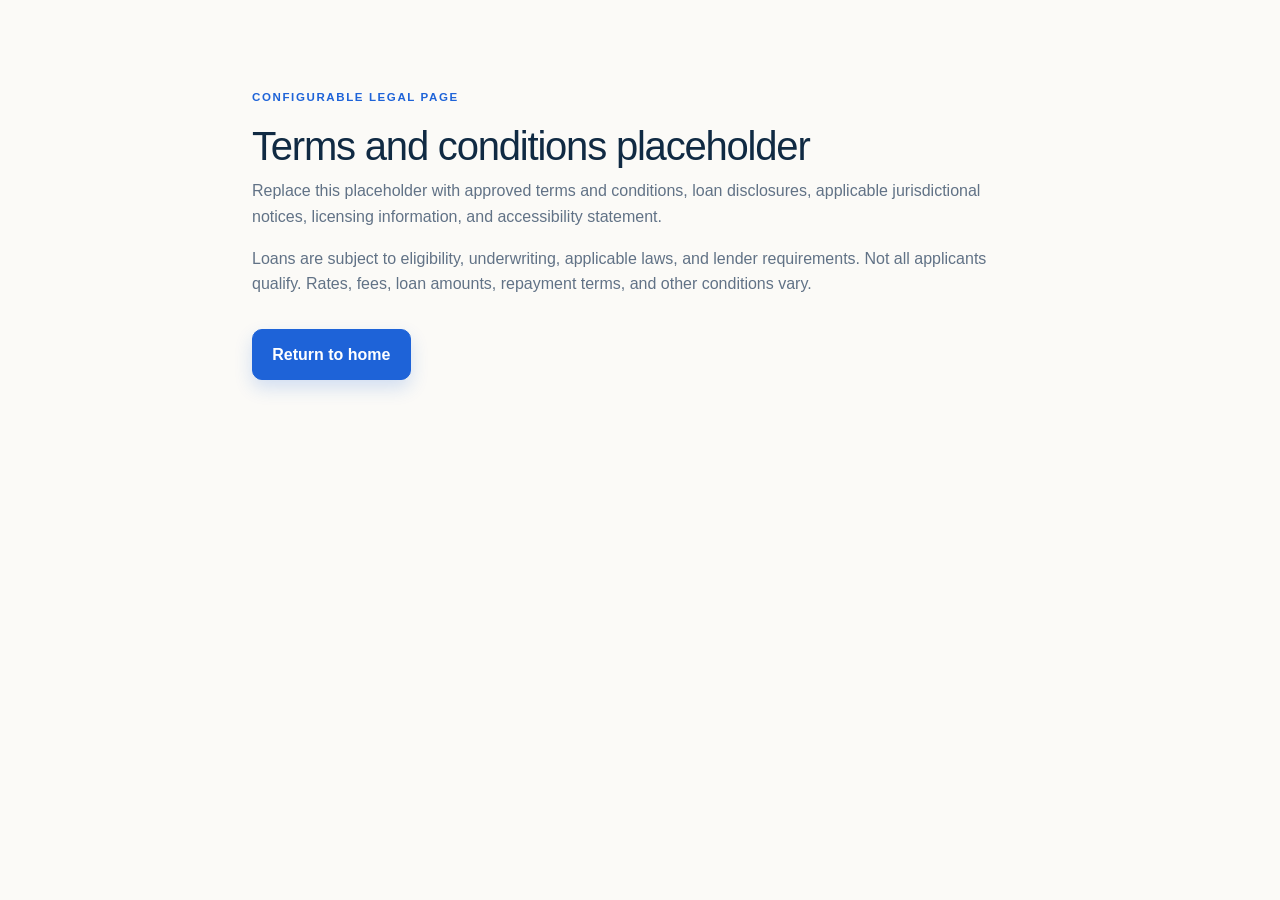
<file: terms.html>
<!doctype html><html lang="en"><head><meta charset="utf-8"><meta name="viewport" content="width=device-width, initial-scale=1"><title>Terms Placeholder | Northline Finance</title><link href="https://cdn.jsdelivr.net/npm/bootstrap@5.3.3/dist/css/bootstrap.min.css" rel="stylesheet"><link href="css/style.css" rel="stylesheet"></head><body><main class="section"><div class="container" style="max-width:800px"><div class="eyebrow mb-3">Configurable legal page</div><h1>Terms and conditions placeholder</h1><p class="muted">Replace this placeholder with approved terms and conditions, loan disclosures, applicable jurisdictional notices, licensing information, and accessibility statement.</p><p class="muted">Loans are subject to eligibility, underwriting, applicable laws, and lender requirements. Not all applicants qualify. Rates, fees, loan amounts, repayment terms, and other conditions vary.</p><a href="index.html" class="btn btn-primary mt-3">Return to home</a></div></main></body></html>
</file>
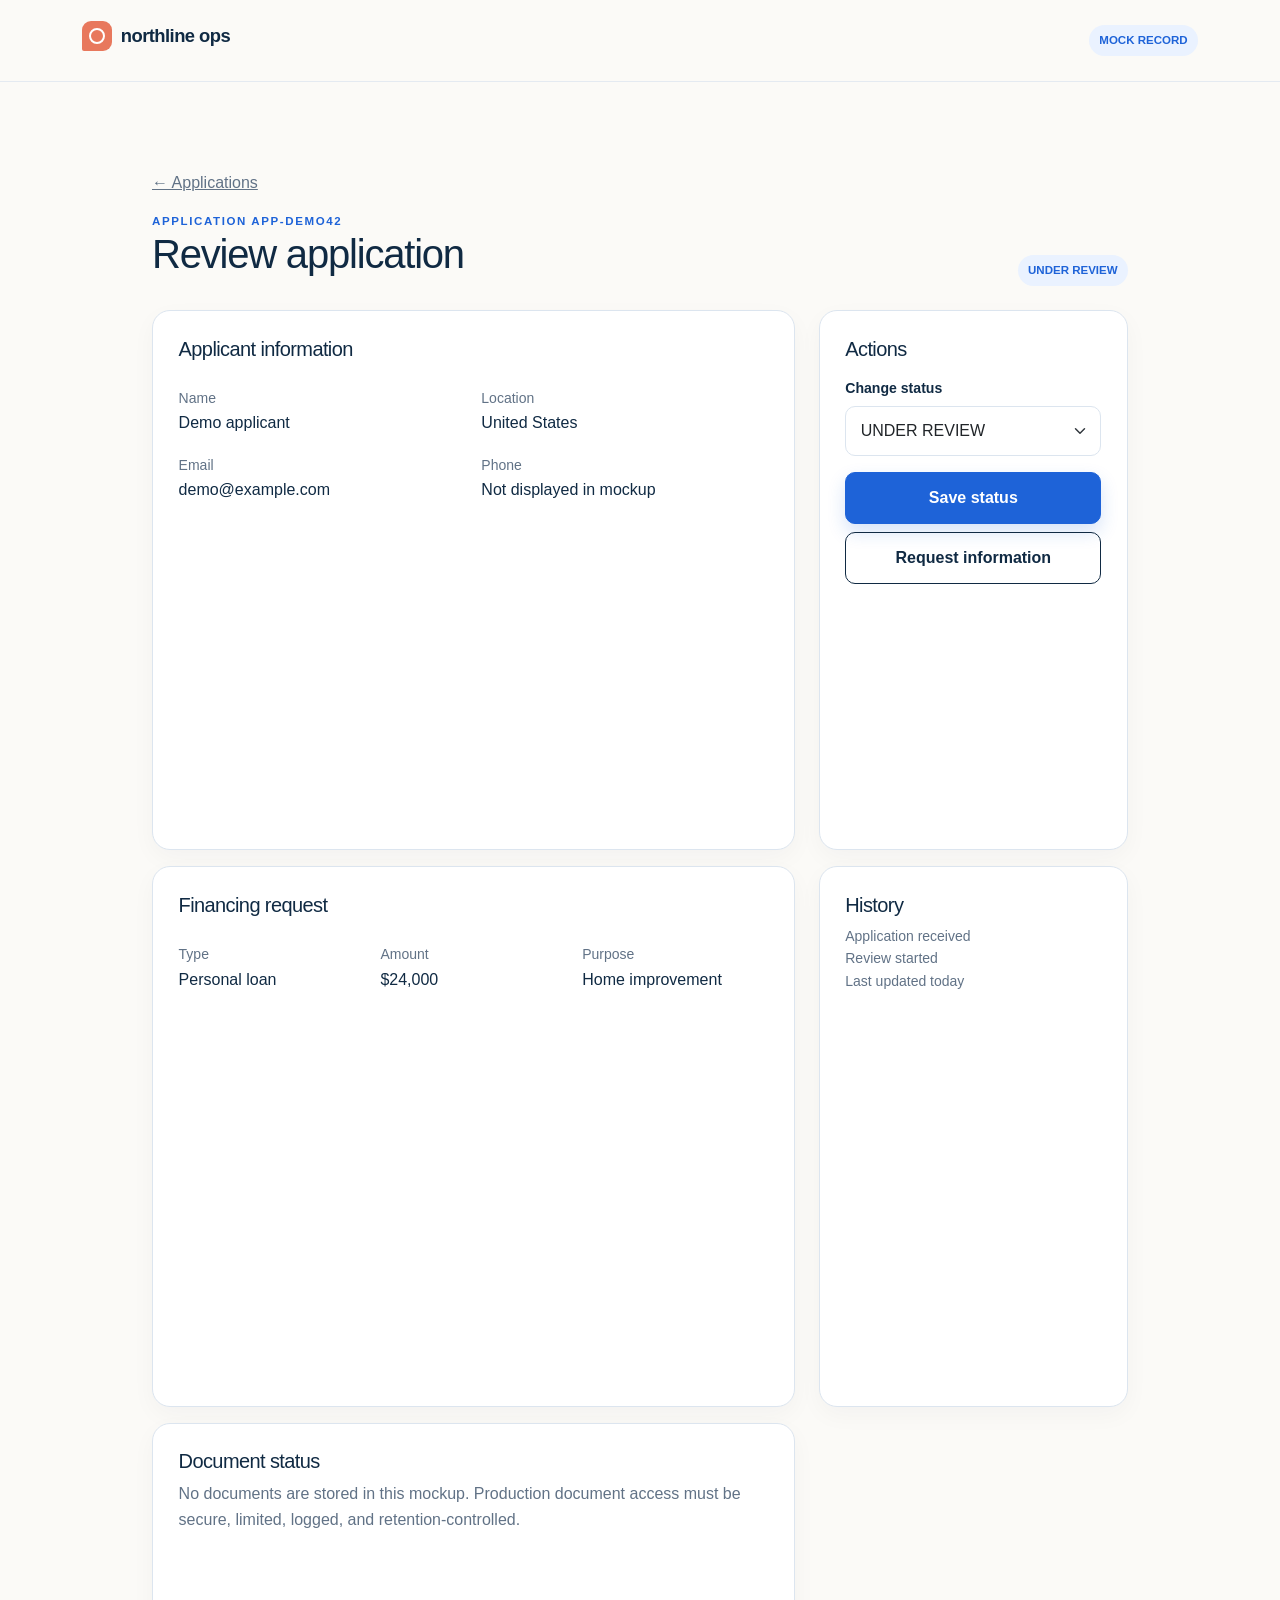
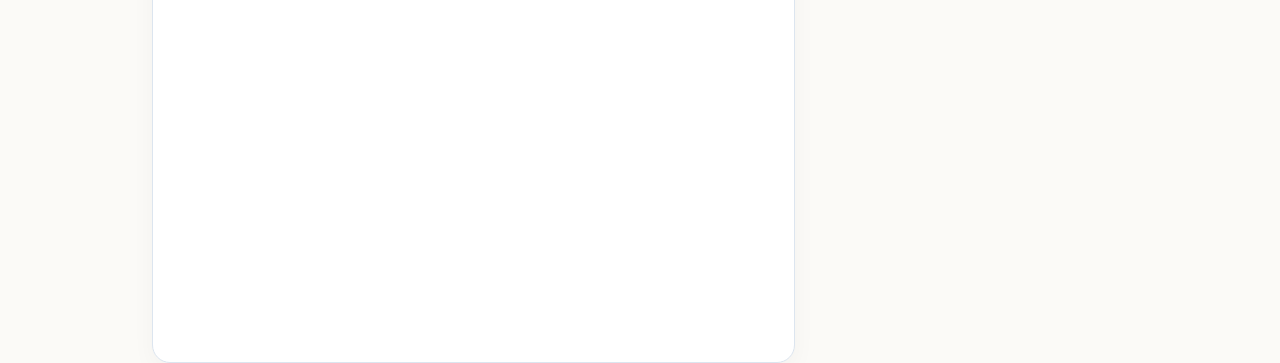
<file: admin/application.html>
<!doctype html><html lang="en"><head><meta charset="utf-8"><meta name="viewport" content="width=device-width, initial-scale=1"><title>Application Review Mockup</title><link href="https://cdn.jsdelivr.net/npm/bootstrap@5.3.3/dist/css/bootstrap.min.css" rel="stylesheet"><link href="../css/style.css" rel="stylesheet"></head><body><nav class="navbar"><div class="container py-2"><a class="navbar-brand" href="dashboard.html"><span class="brand-mark"><span class="brand-symbol"></span>northline ops</span></a><span class="badge-soft">MOCK RECORD</span></div></nav><main class="section"><div class="container" style="max-width:1000px"><a href="dashboard.html" class="muted">← Applications</a><div class="d-flex justify-content-between align-items-end mt-3 mb-4"><div><div class="eyebrow">Application APP-DEMO42</div><h1>Review application</h1></div><span class="badge-soft">UNDER REVIEW</span></div><div class="row g-4"><div class="col-lg-8"><div class="card-clean mb-3"><h2 class="h5">Applicant information</h2><div class="row g-3 mt-1"><div class="col-md-6"><small class="muted">Name</small><div>Demo applicant</div></div><div class="col-md-6"><small class="muted">Location</small><div>United States</div></div><div class="col-md-6"><small class="muted">Email</small><div>demo@example.com</div></div><div class="col-md-6"><small class="muted">Phone</small><div>Not displayed in mockup</div></div></div></div><div class="card-clean mb-3"><h2 class="h5">Financing request</h2><div class="row g-3 mt-1"><div class="col-md-4"><small class="muted">Type</small><div>Personal loan</div></div><div class="col-md-4"><small class="muted">Amount</small><div>$24,000</div></div><div class="col-md-4"><small class="muted">Purpose</small><div>Home improvement</div></div></div></div><div class="card-clean"><h2 class="h5">Document status</h2><p class="muted mb-0">No documents are stored in this mockup. Production document access must be secure, limited, logged, and retention-controlled.</p></div></div><div class="col-lg-4"><div class="card-clean"><h2 class="h5">Actions</h2><label class="mt-2">Change status</label><select class="form-select"><option>UNDER REVIEW</option><option>ADDITIONAL INFORMATION REQUIRED</option><option>DECISION AVAILABLE</option><option>COMPLETED</option><option>DECLINED</option></select><button class="btn btn-primary w-100 mt-3" data-toast="Status update is mock-only.">Save status</button><button class="btn btn-outline-dark w-100 mt-2" data-toast="Applicant message is mock-only.">Request information</button></div><div class="card-clean mt-3"><h2 class="h5">History</h2><p class="small muted mb-0">Application received<br>Review started<br>Last updated today</p></div></div></div></div></main><script src="../js/main.js"></script></body></html>
</file>
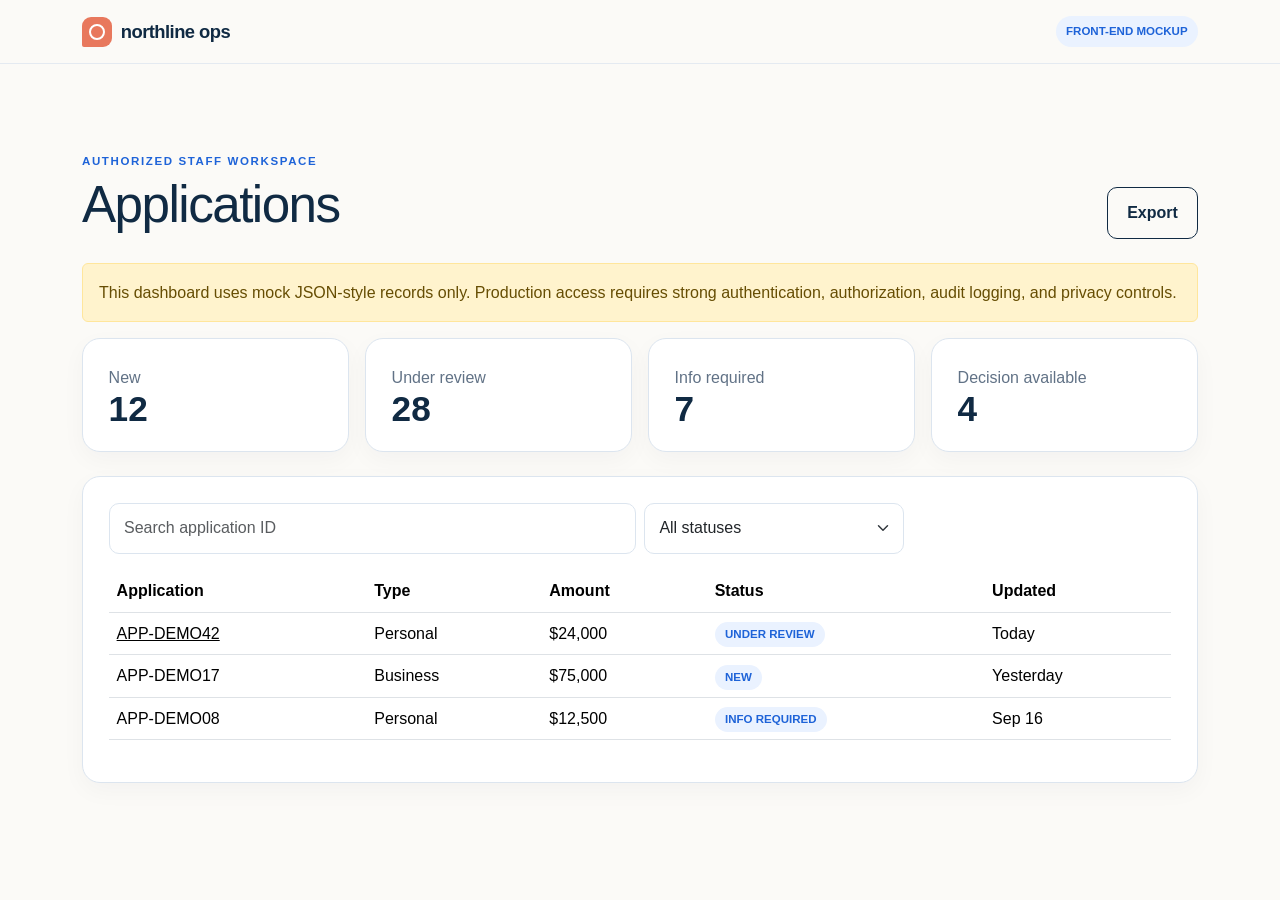
<file: admin/dashboard.html>
<!doctype html><html lang="en"><head><meta charset="utf-8"><meta name="viewport" content="width=device-width, initial-scale=1"><title>Admin Dashboard Mockup</title><link href="https://cdn.jsdelivr.net/npm/bootstrap@5.3.3/dist/css/bootstrap.min.css" rel="stylesheet"><link href="../css/style.css" rel="stylesheet"></head><body><nav class="navbar"><div class="container py-2"><strong class="brand-mark"><span class="brand-symbol"></span>northline ops</strong><span class="badge-soft">FRONT-END MOCKUP</span></div></nav><main class="section"><div class="container"><div class="d-flex justify-content-between align-items-end mb-4"><div><div class="eyebrow mb-2">Authorized staff workspace</div><h1 class="section-title">Applications</h1></div><button class="btn btn-outline-dark" data-toast="Export is disabled in this prototype.">Export</button></div><div class="alert alert-warning">This dashboard uses mock JSON-style records only. Production access requires strong authentication, authorization, audit logging, and privacy controls.</div><div class="row g-3 mb-4"><div class="col-md-3"><div class="card-clean"><span class="muted">New</span><div class="metric">12</div></div></div><div class="col-md-3"><div class="card-clean"><span class="muted">Under review</span><div class="metric">28</div></div></div><div class="col-md-3"><div class="card-clean"><span class="muted">Info required</span><div class="metric">7</div></div></div><div class="col-md-3"><div class="card-clean"><span class="muted">Decision available</span><div class="metric">4</div></div></div></div><div class="card-clean"><div class="row g-2 mb-3"><div class="col-md-6"><input class="form-control" placeholder="Search application ID"></div><div class="col-md-3"><select class="form-select"><option>All statuses</option><option>NEW</option><option>UNDER REVIEW</option><option>ADDITIONAL INFORMATION REQUIRED</option><option>DECISION AVAILABLE</option></select></div></div><div class="table-responsive"><table class="table align-middle"><thead><tr><th>Application</th><th>Type</th><th>Amount</th><th>Status</th><th>Updated</th></tr></thead><tbody><tr><td><a href="application.html">APP-DEMO42</a></td><td>Personal</td><td>$24,000</td><td><span class="badge-soft">UNDER REVIEW</span></td><td>Today</td></tr><tr><td>APP-DEMO17</td><td>Business</td><td>$75,000</td><td><span class="badge-soft">NEW</span></td><td>Yesterday</td></tr><tr><td>APP-DEMO08</td><td>Personal</td><td>$12,500</td><td><span class="badge-soft">INFO REQUIRED</span></td><td>Sep 16</td></tr></tbody></table></div></div></div></main><script src="../js/main.js"></script></body></html>
</file>
<file: css/style.css>
:root {
  --ink: #102a43;
  --navy: #0c1f33;
  --blue: #1e63d8;
  --blue-soft: #eaf2ff;
  --coral: #e8785d;
  --cream: #fbfaf7;
  --mist: #f3f6fa;
  --line: #dce5ef;
  --muted: #617286;
  --white: #ffffff;
  --shadow: 0 18px 50px rgba(16, 42, 67, .09);
  --radius: 18px;
}

html { scroll-behavior: smooth; }
body { margin: 0; color: var(--ink); background: var(--cream); font-family: 'DM Sans', sans-serif; line-height: 1.6; }
h1, h2, h3, h4, .brand-mark { font-family: 'Manrope', sans-serif; letter-spacing: -.03em; }
a { color: inherit; }
.navbar { background: rgba(251,250,247,.92); backdrop-filter: blur(14px); border-bottom: 1px solid rgba(220,229,239,.75); }
.navbar-brand { color: var(--ink); font-weight: 800; letter-spacing: -.04em; }
.brand-mark { display: inline-flex; align-items: center; gap: .55rem; font-size: 1.15rem; }
.brand-symbol { width: 30px; height: 30px; border-radius: 9px 9px 9px 2px; background: var(--coral); display: inline-block; position: relative; }
.brand-symbol:after { content: ''; position: absolute; inset: 7px; border: 2px solid var(--white); border-radius: 50%; }
.nav-link { color: #40556b; font-size: .9rem; font-weight: 600; }
.nav-link:hover, .nav-link.active { color: var(--blue); }
.btn { border-radius: 10px; padding: .8rem 1.2rem; font-weight: 700; }
.btn-primary { background: var(--blue); border-color: var(--blue); box-shadow: 0 8px 18px rgba(30,99,216,.18); }
.btn-primary:hover { background: #154fab; border-color: #154fab; }
.btn-outline-dark { border-color: var(--ink); color: var(--ink); }
.btn-outline-dark:hover { background: var(--ink); }
.hero { padding: 7.5rem 0 5.5rem; overflow: hidden; position: relative; }
.hero:before { content: ''; position: absolute; width: 44vw; height: 44vw; min-width: 420px; min-height: 420px; right: -15vw; top: 3rem; border-radius: 50%; background: #e4eefc; z-index: -1; }
.eyebrow { color: var(--blue); text-transform: uppercase; letter-spacing: .14em; font-weight: 800; font-size: .72rem; }
.hero h1 { font-size: clamp(2.8rem, 6vw, 5.4rem); line-height: .98; max-width: 720px; }
.hero-copy { color: var(--muted); font-size: 1.1rem; max-width: 560px; }
.hero-art { background: var(--navy); color: var(--white); border-radius: 28px; padding: 1.5rem; min-height: 420px; box-shadow: var(--shadow); position: relative; overflow: hidden; }
.hero-art:before { content: ''; position: absolute; right: -35px; top: -35px; width: 180px; height: 180px; border-radius: 50%; border: 1px solid rgba(255,255,255,.18); box-shadow: 0 0 0 30px rgba(255,255,255,.05), 0 0 0 60px rgba(255,255,255,.04); }
.hero-art .art-card { position: absolute; left: 1.5rem; right: 1.5rem; bottom: 1.5rem; background: #173a5d; border: 1px solid rgba(255,255,255,.12); border-radius: 15px; padding: 1rem; }
.hero-art .amount { font-size: 2.7rem; font-weight: 800; letter-spacing: -.05em; }
.section { padding: 5.5rem 0; }
.section-soft { background: var(--mist); }
.section-title { font-size: clamp(2rem, 4vw, 3.4rem); line-height: 1.02; }
.muted { color: var(--muted); }
.card-clean { background: var(--white); border: 1px solid var(--line); border-radius: var(--radius); padding: 1.6rem; height: 100%; box-shadow: 0 8px 24px rgba(16,42,67,.035); }
.loan-card { position: relative; overflow: hidden; transition: transform .2s ease, box-shadow .2s ease; }
.loan-card:hover { transform: translateY(-4px); box-shadow: var(--shadow); }
.loan-card.accent { background: var(--navy); color: var(--white); border-color: var(--navy); }
.icon-box { width: 44px; height: 44px; display: grid; place-items: center; border-radius: 12px; background: var(--blue-soft); color: var(--blue); margin-bottom: 1.4rem; }
.accent .icon-box { background: rgba(255,255,255,.12); color: #a9c7ff; }
.check-list { list-style: none; padding: 0; margin: 1.4rem 0; }
.check-list li { margin: .65rem 0; color: var(--muted); }
.accent .check-list li { color: #ced9e5; }
.check-list li:before { content: '✓'; color: var(--coral); font-weight: 800; margin-right: .7rem; }
.metric { font-size: 2.2rem; font-weight: 800; line-height: 1; }
.step-number { color: var(--coral); font-family: 'Manrope',sans-serif; font-size: 1.2rem; font-weight: 800; }
.form-control, .form-select { border-radius: 10px; border-color: var(--line); padding: .78rem .9rem; }
.form-control:focus, .form-select:focus { border-color: var(--blue); box-shadow: 0 0 0 4px rgba(30,99,216,.12); }
label { font-size: .88rem; font-weight: 700; margin-bottom: .4rem; }
.calculator { background: var(--navy); color: var(--white); border-radius: 24px; padding: 2rem; }
.calculator .form-control, .calculator .form-select { background: #173a5d; border-color: #335574; color: var(--white); }
.result { border-left: 1px solid #335574; padding-left: 2rem; }
.result-value { font-size: 2.1rem; font-weight: 800; color: #a9c7ff; }
.badge-soft { background: var(--blue-soft); color: var(--blue); font-weight: 800; padding: .4rem .65rem; border-radius: 50px; font-size: .72rem; }
.timeline { border-left: 2px solid var(--line); margin-left: 1rem; padding-left: 2rem; }
.timeline-item { position: relative; padding-bottom: 2rem; }
.timeline-item:before { content: ''; position: absolute; left: -2.62rem; top: .15rem; width: 16px; height: 16px; border-radius: 50%; background: var(--white); border: 4px solid var(--blue); }
.footer { background: var(--navy); color: #c6d2df; padding: 4rem 0 2rem; }
.footer a { color: #c6d2df; text-decoration: none; }
.footer a:hover { color: var(--white); }
.disclaimer { color: var(--muted); font-size: .78rem; }
.footer .disclaimer { color: #9db0c2; }
.page-hero { padding: 8rem 0 3rem; background: var(--mist); }
.progress { height: 8px; background: #e5ecf4; border-radius: 10px; }
.progress-bar { background: var(--blue); }
.step-pill { color: var(--muted); font-size: .77rem; font-weight: 700; }
.step-pill.current { color: var(--blue); }
.upload-card { border: 1.5px dashed #afc2d7; border-radius: 14px; padding: 1rem; text-align: center; min-height: 150px; display: grid; place-items: center; background: #fbfdff; }
.hidden { display: none !important; }
summary { cursor: pointer; font-weight: 700; padding: 1rem 0; list-style: none; }
summary::-webkit-details-marker { display: none; }
details { border-bottom: 1px solid var(--line); }
@media (max-width: 991px) { .hero { padding-top: 6.5rem; } .hero-art { min-height: 350px; margin-top: 2rem; } .result { border-left: 0; border-top: 1px solid #335574; padding: 1.5rem 0 0; margin-top: 1.5rem; } }
@media (max-width: 575px) { .section { padding: 4rem 0; } .hero h1 { font-size: 3rem; } .hero-art { min-height: 320px; } }
</file>
